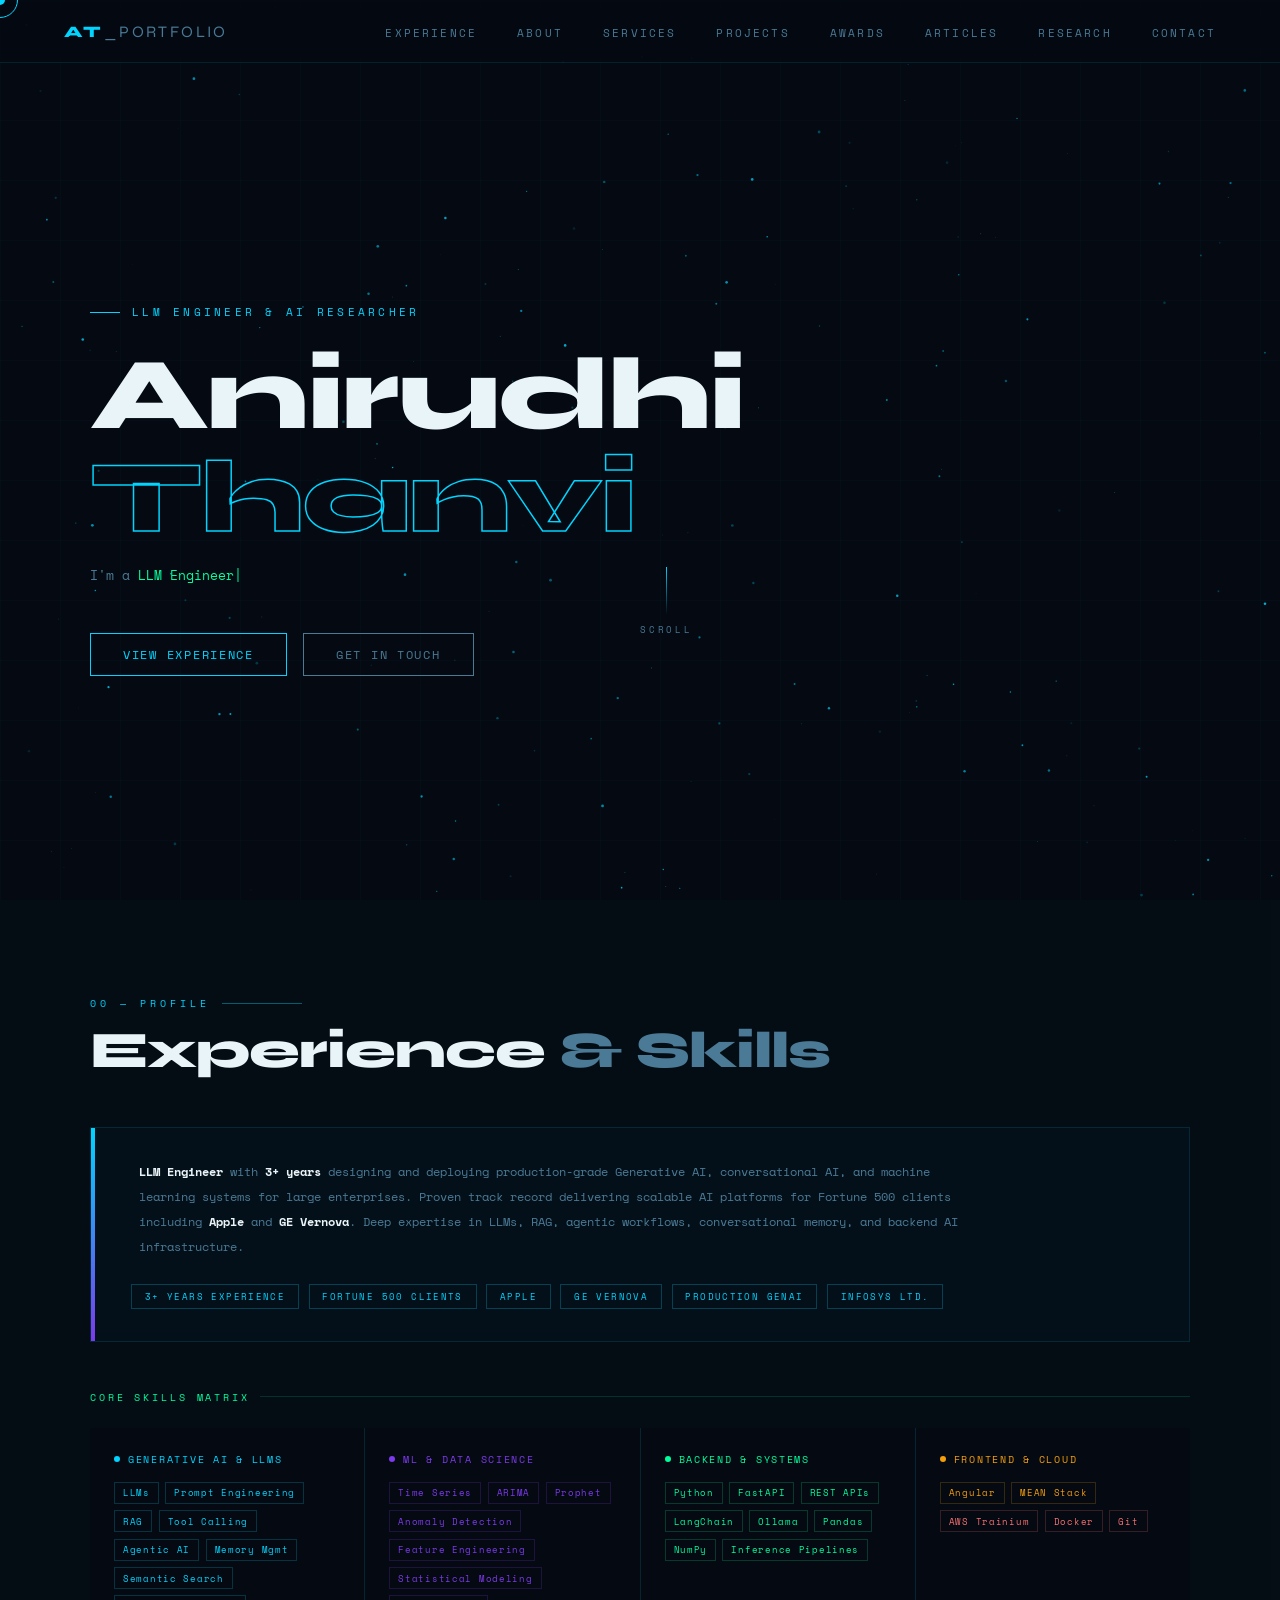
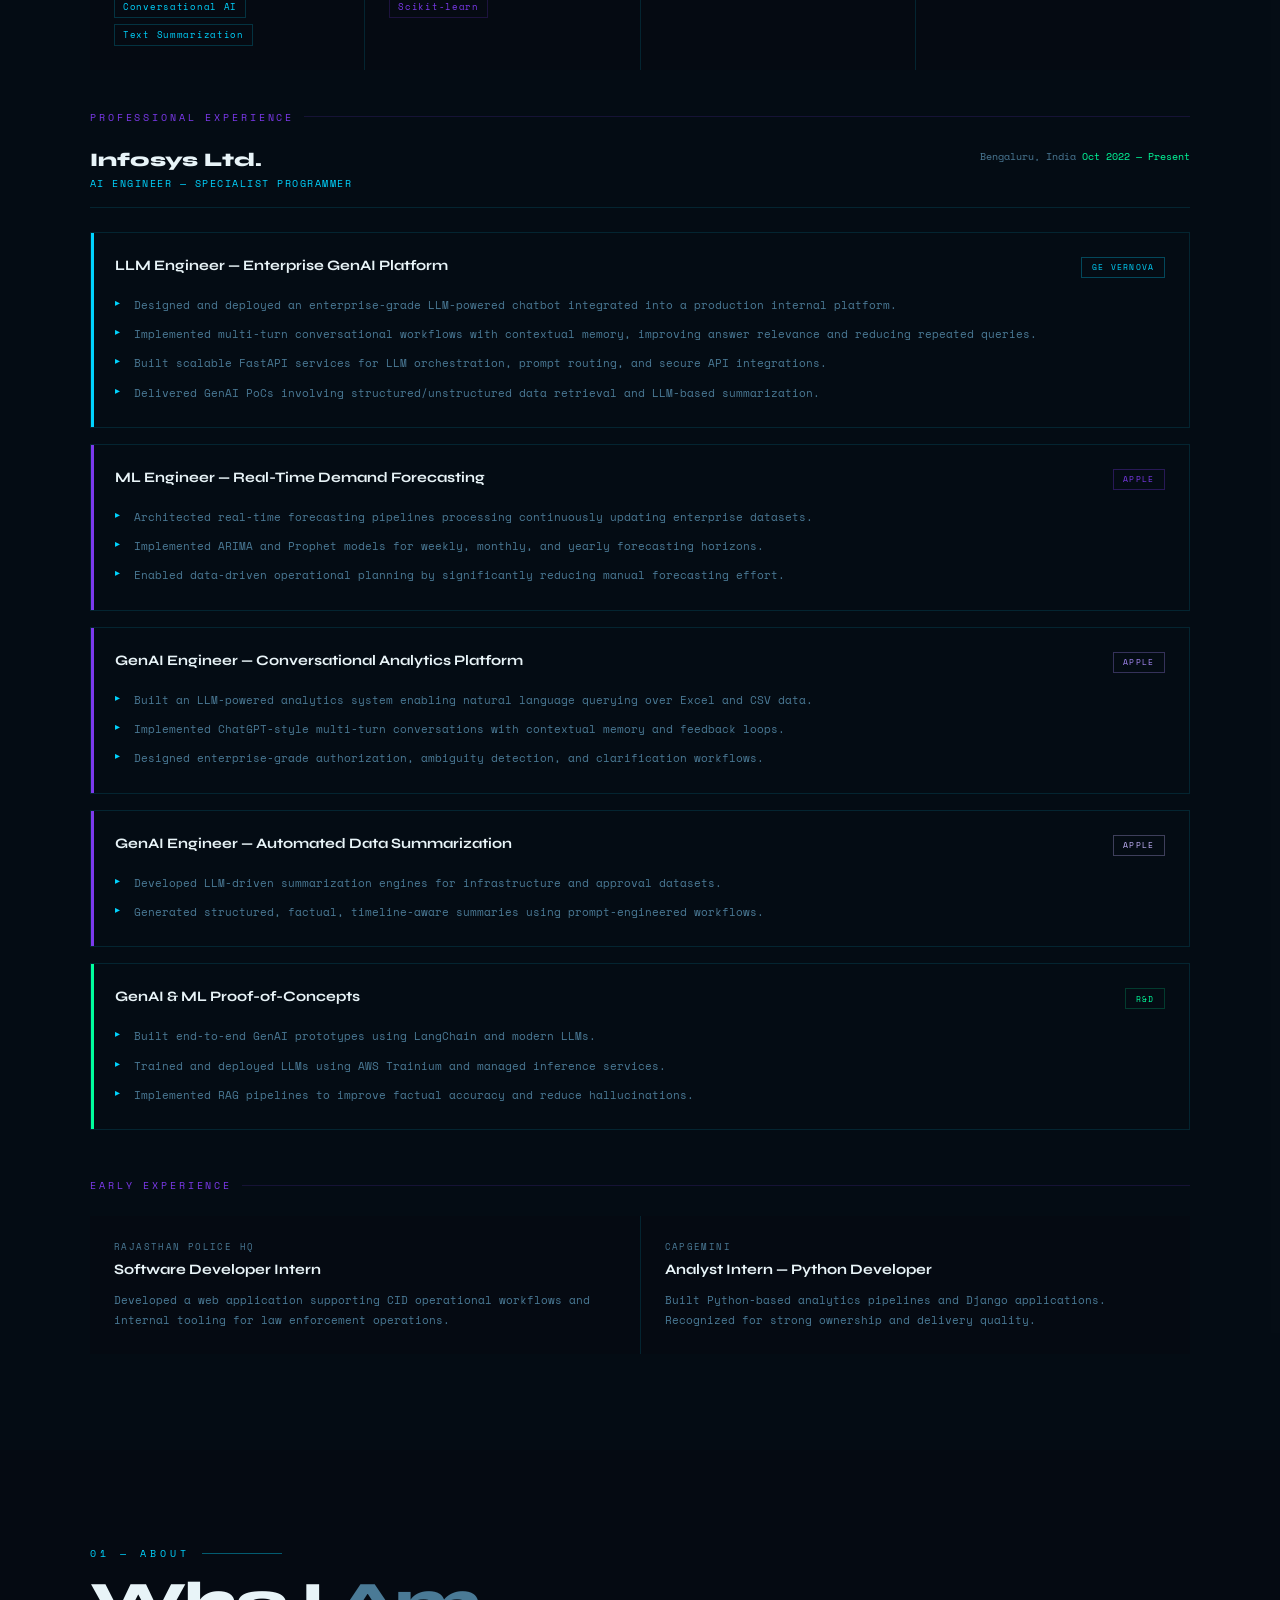
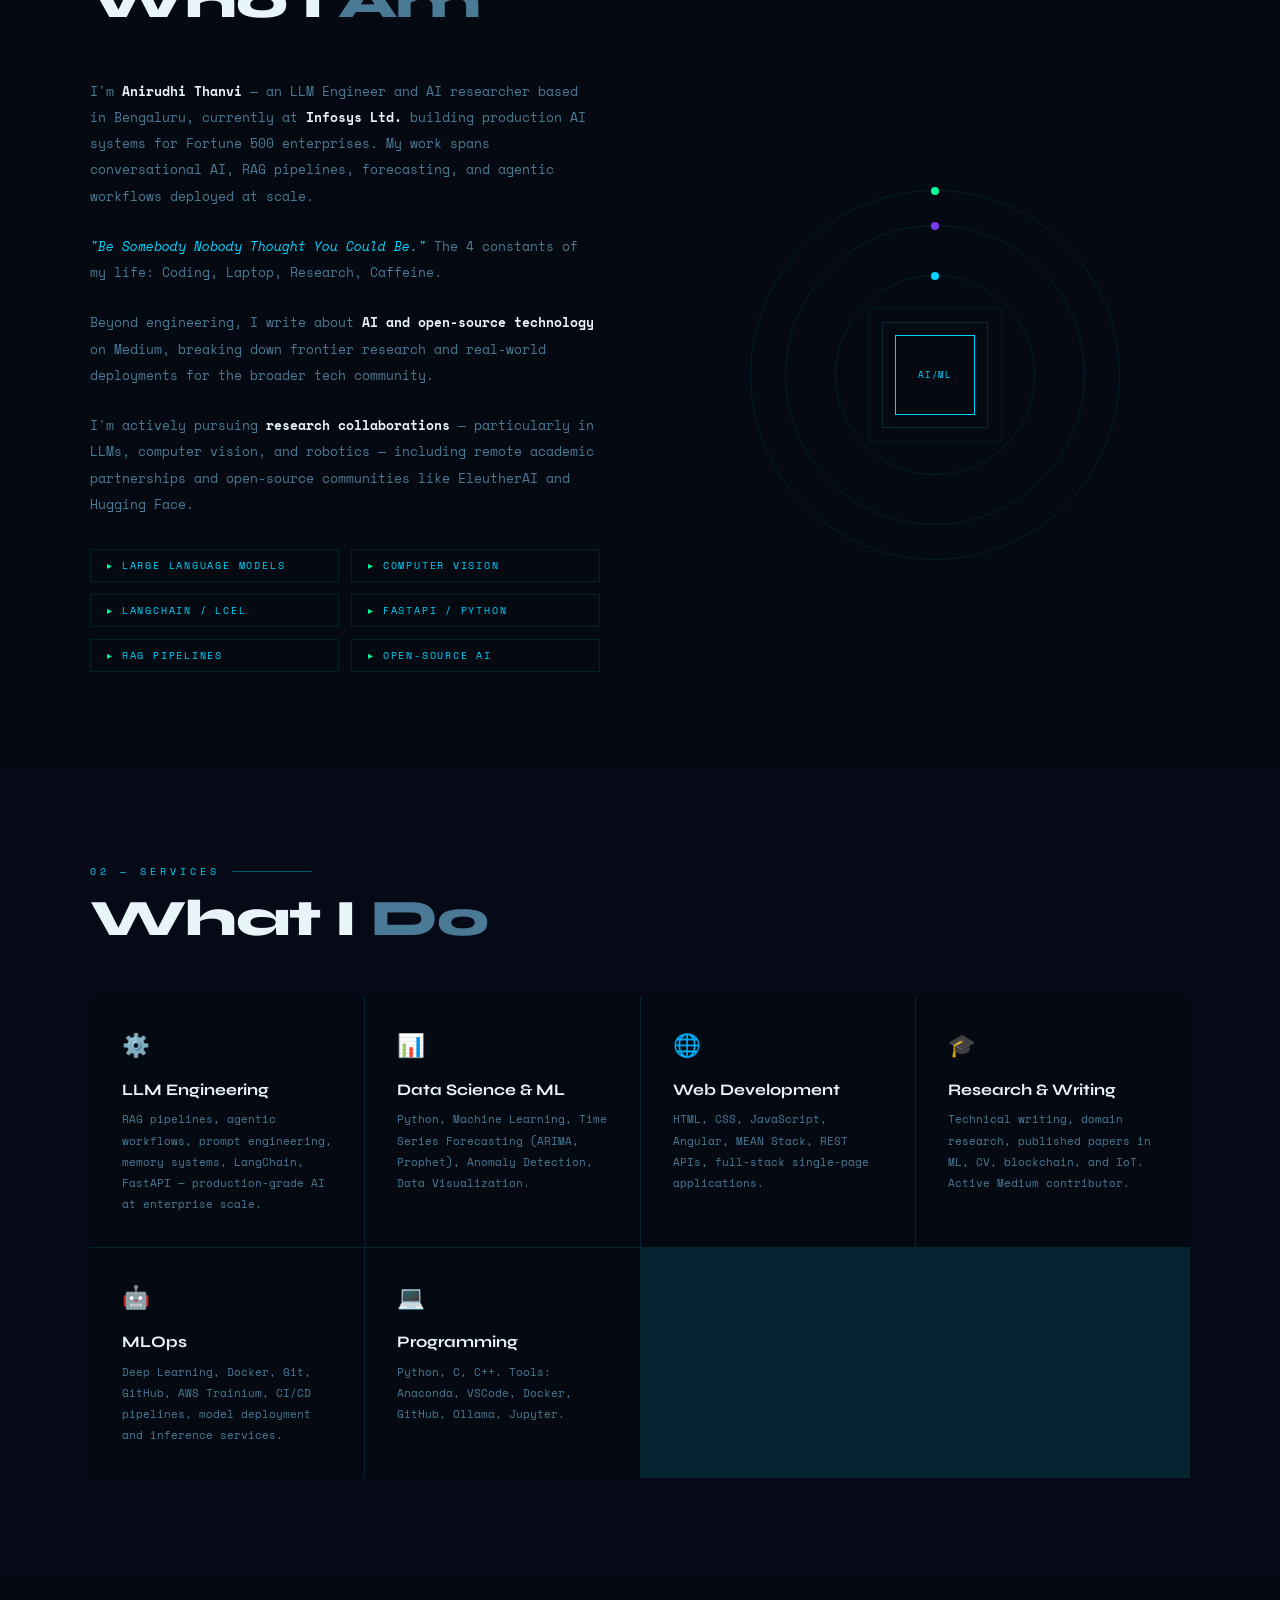
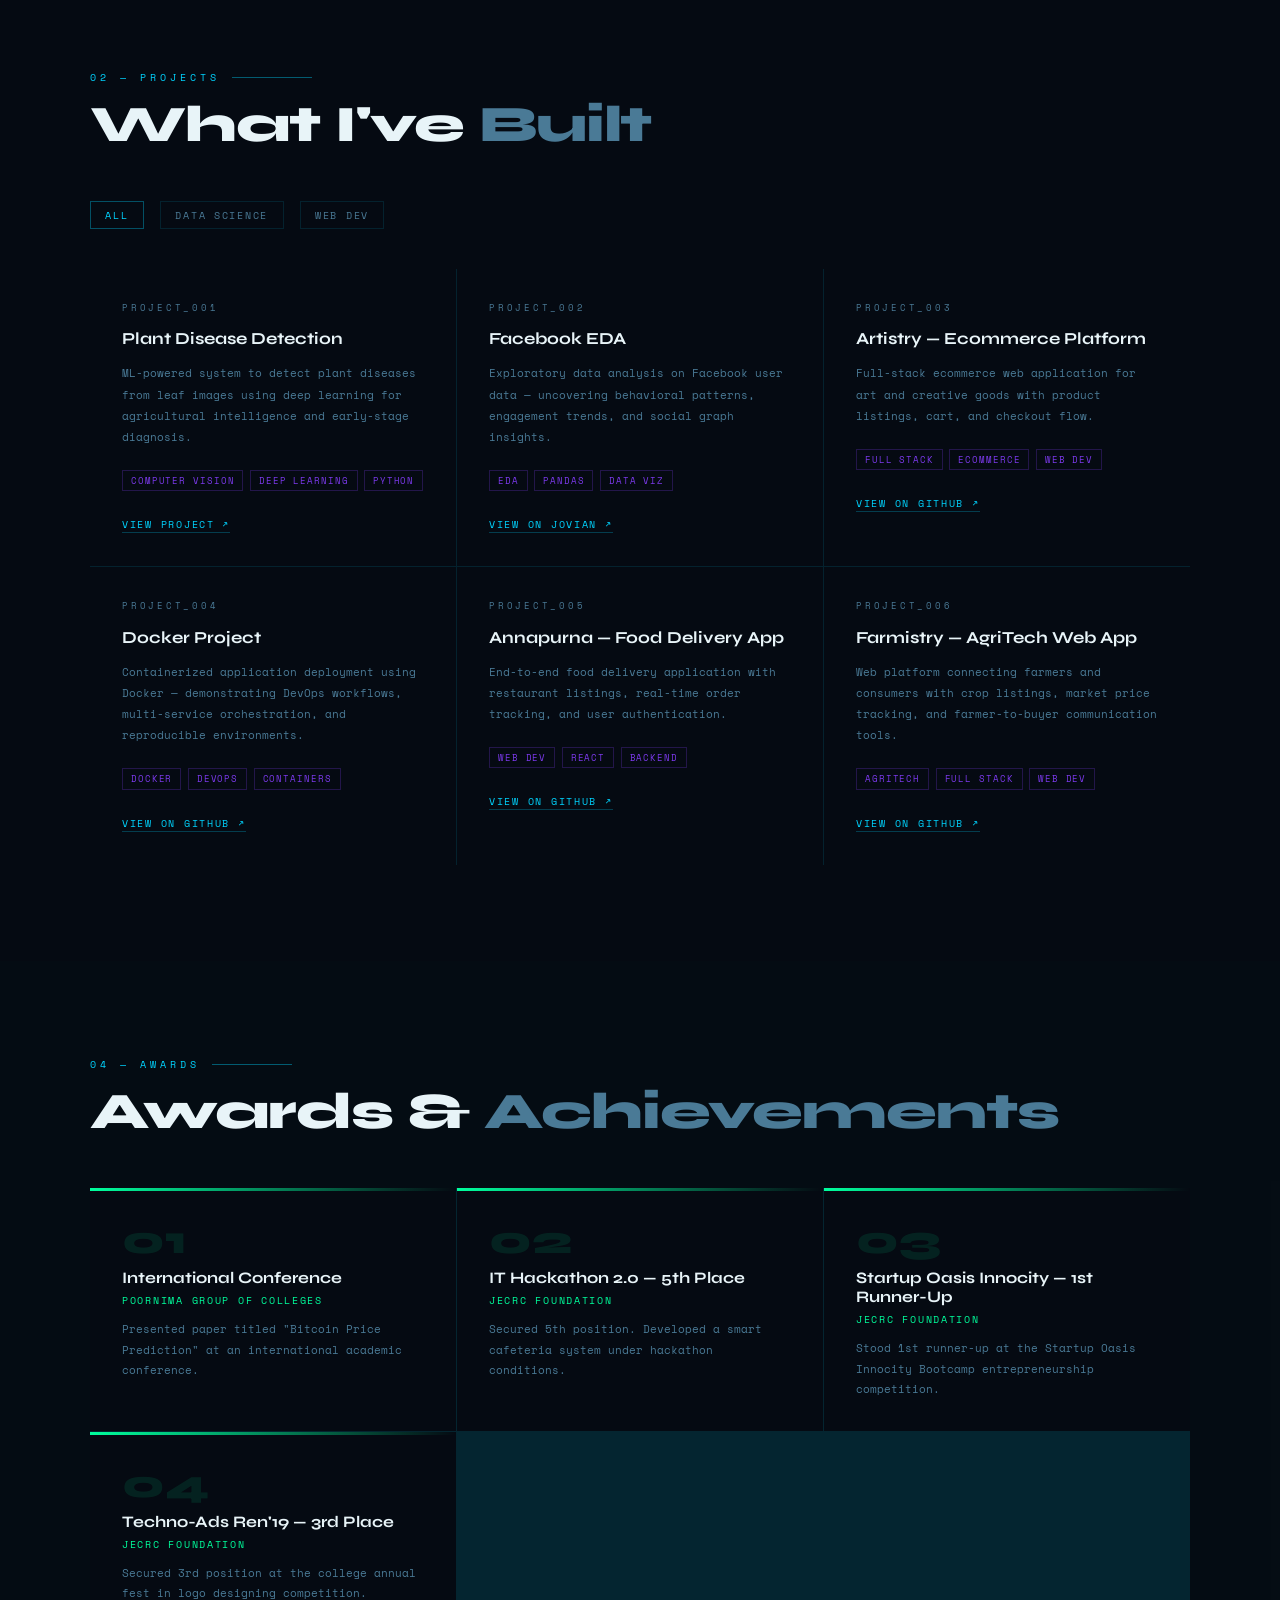
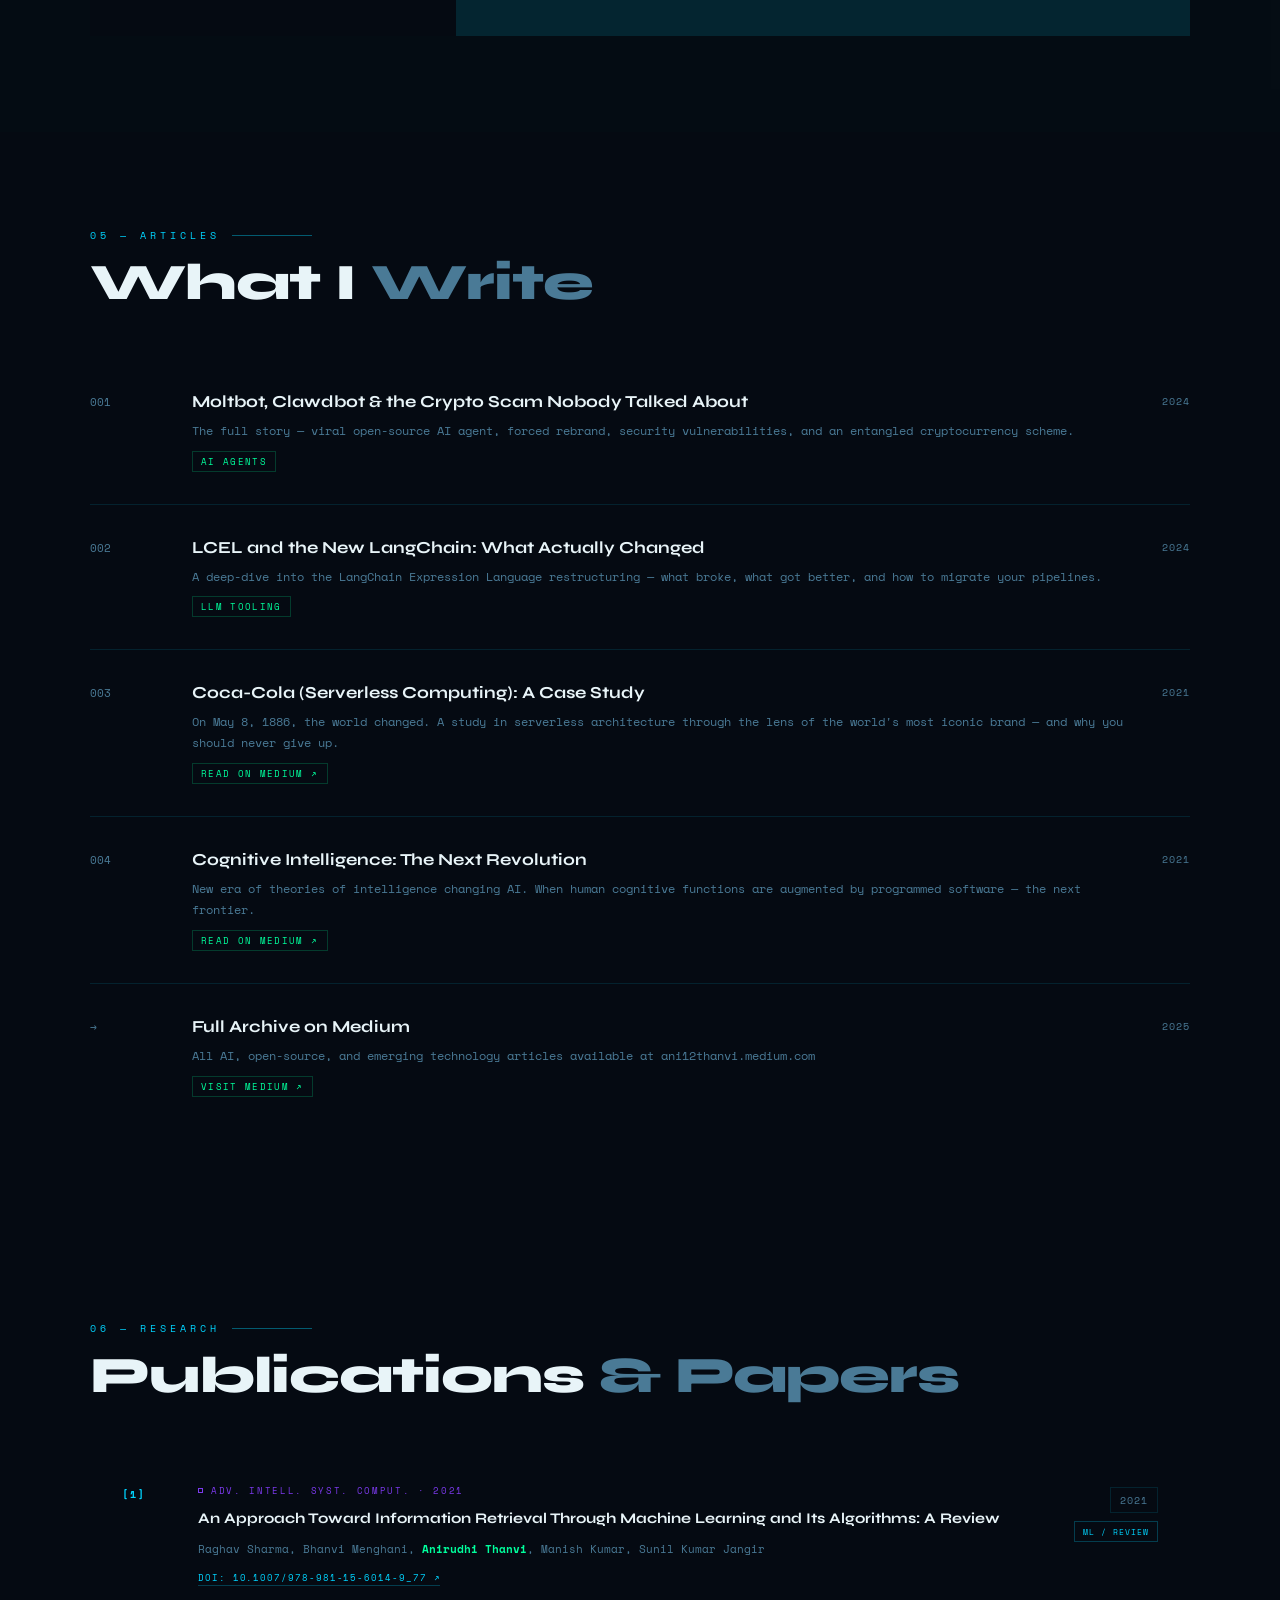
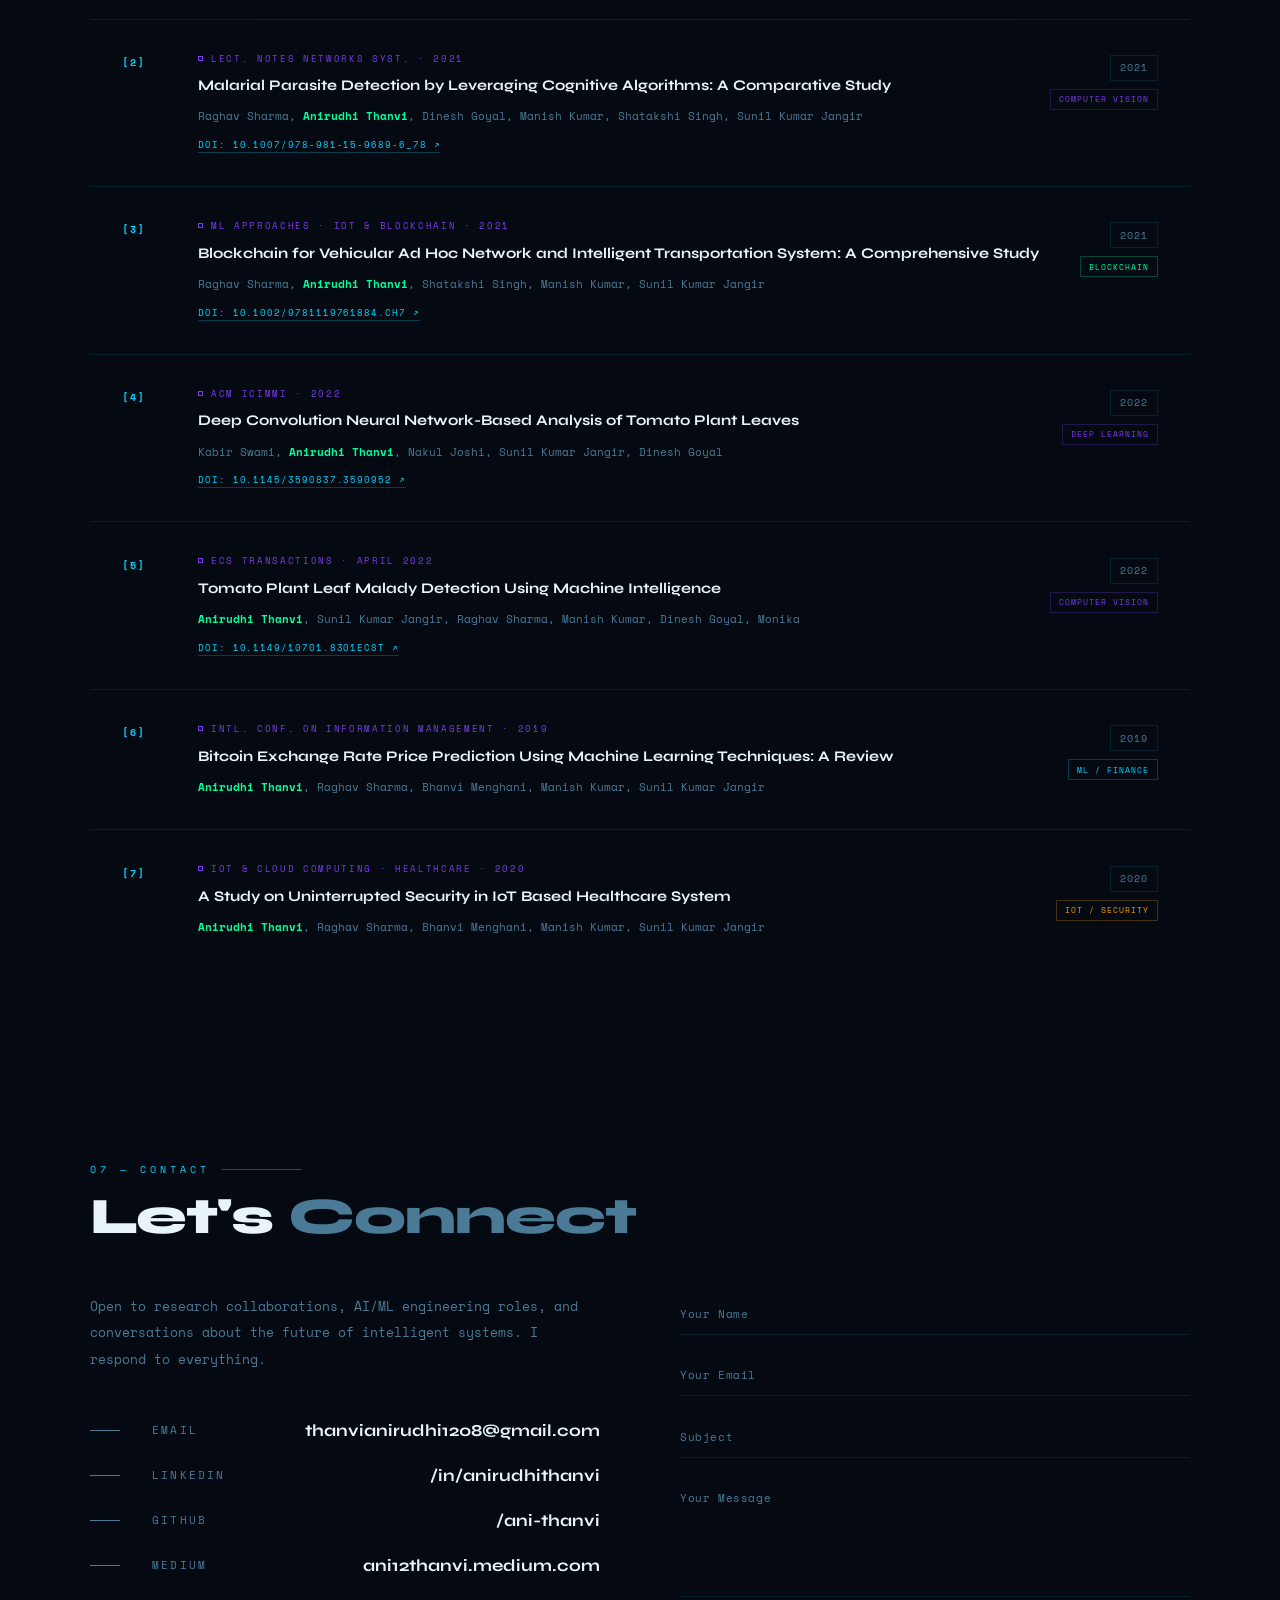
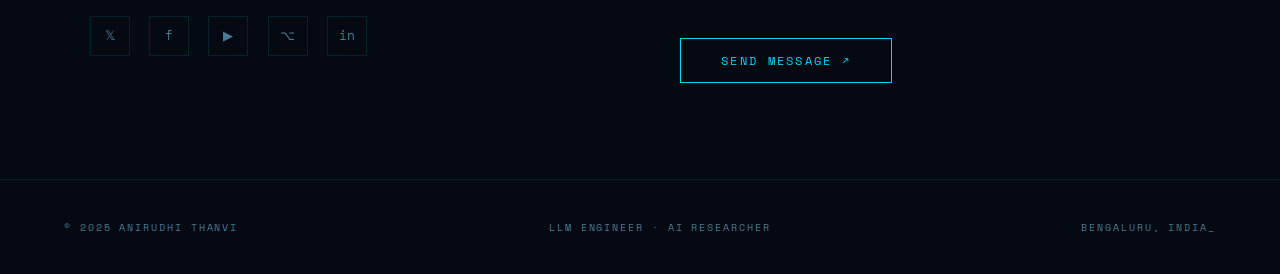
<file: index.html>
<!DOCTYPE html>
<html lang="en">
<head>
<meta charset="UTF-8">
<meta name="viewport" content="width=device-width, initial-scale=1.0">
<title>Anirudhi Thanvi — LLM / AI Engineer</title>
<link href="https://fonts.googleapis.com/css2?family=Space+Mono:ital,wght@0,400;0,700;1,400&family=Syne:wght@400;700;800&display=swap" rel="stylesheet">
<style>
*,*::before,*::after{box-sizing:border-box;margin:0;padding:0}
:root{
  --bg:#050a12;--surface:#0a1628;--surface2:#0f2040;
  --accent:#00d4ff;--accent2:#7c3aed;--accent3:#00ff9d;--accent4:#f59e0b;
  --text:#e8f4f8;--muted:#4a7a96;--border:rgba(0,212,255,0.12);
  --font-head:'Syne',sans-serif;--font-mono:'Space Mono',monospace;
}
html{scroll-behavior:smooth}
body{background:var(--bg);color:var(--text);font-family:var(--font-mono);overflow-x:hidden;cursor:none}

/* CURSOR */
#cursor{position:fixed;width:10px;height:10px;background:var(--accent);border-radius:50%;pointer-events:none;z-index:9999;transform:translate(-50%,-50%);mix-blend-mode:screen;transition:width .2s,height .2s}
#cursor-ring{position:fixed;width:36px;height:36px;border:1px solid var(--accent);border-radius:50%;pointer-events:none;z-index:9998;transform:translate(-50%,-50%);transition:transform .15s,width .2s,height .2s;mix-blend-mode:screen}
#cursor.hover{width:16px;height:16px}
#cursor-ring.hover{width:60px;height:60px}

/* BG FX */
#stars{position:fixed;top:0;left:0;width:100%;height:100%;z-index:0;pointer-events:none}
.grid-overlay{position:fixed;top:0;left:0;width:100%;height:100%;background-image:linear-gradient(rgba(0,212,255,0.025) 1px,transparent 1px),linear-gradient(90deg,rgba(0,212,255,0.025) 1px,transparent 1px);background-size:60px 60px;z-index:0;pointer-events:none}
.scanline{position:fixed;top:0;left:0;width:100%;height:2px;background:linear-gradient(transparent,rgba(0,212,255,0.04),transparent);animation:scanline 5s linear infinite;z-index:0;pointer-events:none}

/* NAV */
nav{position:fixed;top:0;left:0;right:0;z-index:100;padding:1.2rem 4rem;display:flex;justify-content:space-between;align-items:center;backdrop-filter:blur(20px);background:rgba(5,10,18,0.75);border-bottom:1px solid var(--border)}
.logo{font-family:var(--font-head);font-size:1rem;font-weight:800;color:var(--accent);letter-spacing:.15em;text-transform:uppercase;text-decoration:none}
.nav-links{display:flex;gap:2.5rem;list-style:none}
.nav-links a{color:var(--muted);text-decoration:none;font-size:.68rem;letter-spacing:.2em;text-transform:uppercase;transition:color .3s;position:relative;cursor:none}
.nav-links a::after{content:'';position:absolute;bottom:-4px;left:0;width:0;height:1px;background:var(--accent);transition:width .3s}
.nav-links a:hover{color:var(--accent)}
.nav-links a:hover::after{width:100%}

/* SECTIONS */
section{position:relative;z-index:1;padding:6rem 4rem}
.container{max-width:1100px;margin:0 auto;width:100%}

/* SECTION HEADERS */
.section-num{font-size:.62rem;letter-spacing:.4em;color:var(--accent);text-transform:uppercase;margin-bottom:.75rem;display:flex;align-items:center;gap:12px}
.section-num::after{content:'';flex:0 0 80px;height:1px;background:var(--accent);opacity:.4}
.section-title{font-family:var(--font-head);font-size:clamp(2rem,4vw,3.5rem);font-weight:800;letter-spacing:-.02em;line-height:1.1;margin-bottom:3rem}
.section-title .dim{color:var(--muted)}

/* ── HERO ── */
#hero{min-height:100vh;display:flex;flex-direction:column;justify-content:center;align-items:flex-start;padding-top:9rem;padding-bottom:4rem}
.hero-tag{font-size:.68rem;letter-spacing:.3em;color:var(--accent);text-transform:uppercase;margin-bottom:1.5rem;opacity:0;animation:fadeUp .8s .3s forwards;display:flex;align-items:center;gap:12px}
.hero-tag::before{content:'';width:30px;height:1px;background:var(--accent)}
.hero-name{font-family:var(--font-head);font-size:clamp(3rem,8vw,6.5rem);font-weight:800;line-height:1;letter-spacing:-.02em;color:var(--text);opacity:0;animation:fadeUp .8s .5s forwards}
.hero-name .outline{color:transparent;-webkit-text-stroke:1.5px var(--accent)}
.hero-sub{font-size:clamp(.78rem,1.4vw,.95rem);color:var(--muted);margin-top:1.5rem;max-width:560px;line-height:1.9;opacity:0;animation:fadeUp .8s .7s forwards}
.hero-sub strong{color:var(--text)}
.hero-cta{display:flex;gap:1rem;margin-top:3rem;flex-wrap:wrap;opacity:0;animation:fadeUp .8s .9s forwards}
.btn-p{padding:.75rem 2rem;background:transparent;border:1px solid var(--accent);color:var(--accent);font-family:var(--font-mono);font-size:.72rem;letter-spacing:.15em;text-transform:uppercase;text-decoration:none;cursor:none;transition:all .3s;position:relative;overflow:hidden}
.btn-p::before{content:'';position:absolute;top:0;left:-100%;width:100%;height:100%;background:var(--accent);opacity:.08;transition:left .3s}
.btn-p:hover::before{left:0}
.btn-p:hover{color:var(--text)}
.btn-s{padding:.75rem 2rem;border:1px solid var(--muted);color:var(--muted);font-family:var(--font-mono);font-size:.72rem;letter-spacing:.15em;text-transform:uppercase;text-decoration:none;cursor:none;transition:all .3s}
.btn-s:hover{border-color:var(--accent);color:var(--accent)}
.scroll-ind{position:absolute;bottom:2.5rem;left:50%;transform:translateX(-50%);display:flex;flex-direction:column;align-items:center;gap:8px;opacity:0;animation:fadeUp 1s 1.5s forwards}
.scroll-ind span{font-size:.58rem;letter-spacing:.3em;color:var(--muted);text-transform:uppercase}
.scroll-line{width:1px;height:48px;background:linear-gradient(var(--accent),transparent);animation:scrollPulse 2s infinite}

/* ── EXPERIENCE ── */
#experience{background:rgba(0,212,255,.01)}
.summary-banner{border:1px solid var(--border);padding:2rem 2.5rem;margin-bottom:3rem;position:relative;overflow:hidden;background:rgba(0,212,255,.02)}
.summary-banner::after{content:'';position:absolute;top:0;left:0;width:4px;height:100%;background:linear-gradient(to bottom,var(--accent),var(--accent2))}
.summary-text{font-size:.78rem;color:var(--muted);line-height:2;max-width:860px;padding-left:.5rem}
.summary-text strong{color:var(--text)}
.summary-pills{display:flex;flex-wrap:wrap;gap:.6rem;margin-top:1.5rem}
.spill{font-size:.58rem;letter-spacing:.15em;text-transform:uppercase;padding:.3rem .8rem;border:1px solid rgba(0,212,255,.25);color:var(--accent)}
.skills-label,.timeline-label{font-size:.6rem;letter-spacing:.3em;text-transform:uppercase;margin-bottom:1.5rem;display:flex;align-items:center;gap:10px;margin-top:2.5rem}
.skills-label{color:var(--accent3)}
.skills-label::after{content:'';flex:1;height:1px;background:rgba(0,255,157,.15)}
.timeline-label{color:var(--accent2)}
.timeline-label::after{content:'';flex:1;height:1px;background:rgba(124,58,237,.15)}
.skill-domains{display:grid;grid-template-columns:repeat(auto-fit,minmax(240px,1fr));gap:1px;background:var(--border)}
.skill-domain{background:var(--bg);padding:1.5rem}
.domain-title{font-size:.6rem;letter-spacing:.18em;text-transform:uppercase;margin-bottom:1rem;display:flex;align-items:center;gap:8px}
.dot{width:6px;height:6px;border-radius:50%;flex-shrink:0}
.dot-ai{background:var(--accent)}.dot-ml{background:var(--accent2)}.dot-be{background:var(--accent3)}.dot-fe{background:var(--accent4)}
.skill-tags{display:flex;flex-wrap:wrap;gap:.4rem}
.stag{font-size:.56rem;letter-spacing:.08em;padding:.22rem .5rem;border:1px solid}
.stag-ai{color:var(--accent);border-color:rgba(0,212,255,.2)}
.stag-ml{color:var(--accent2);border-color:rgba(124,58,237,.2)}
.stag-be{color:var(--accent3);border-color:rgba(0,255,157,.2)}
.stag-fe{color:var(--accent4);border-color:rgba(245,158,11,.2)}
.stag-cloud{color:#f87171;border-color:rgba(248,113,113,.2)}
.company-block{margin-bottom:3rem}
.company-header{display:flex;justify-content:space-between;align-items:flex-start;margin-bottom:1.5rem;padding-bottom:1rem;border-bottom:1px solid var(--border)}
.company-name{font-family:var(--font-head);font-size:1.2rem;font-weight:800}
.company-role{font-size:.62rem;letter-spacing:.15em;color:var(--accent);text-transform:uppercase;margin-top:.3rem}
.company-meta{text-align:right;font-size:.62rem;color:var(--muted);line-height:1.9}
.company-meta .tenure{color:var(--accent3)}
.role-card{padding:1.5rem;border:1px solid var(--border);margin-bottom:1rem;position:relative;overflow:hidden;transition:background .3s,border-color .3s}
.role-card::before{content:'';position:absolute;top:0;left:0;width:3px;height:100%}
.role-card.c-ge::before{background:var(--accent)}
.role-card.c-apple::before{background:var(--accent2)}
.role-card.c-misc::before{background:var(--accent3)}
.role-card:hover{background:rgba(0,212,255,.02);border-color:rgba(0,212,255,.2)}
.role-header{display:flex;justify-content:space-between;align-items:flex-start;margin-bottom:1rem;gap:1rem}
.role-title{font-family:var(--font-head);font-size:.9rem;font-weight:700}
.cbadge{font-size:.52rem;letter-spacing:.15em;text-transform:uppercase;padding:.22rem .6rem;border:1px solid;white-space:nowrap}
.cb-ge{color:var(--accent);border-color:rgba(0,212,255,.3)}
.cb-ap1{color:var(--accent2);border-color:rgba(124,58,237,.3)}
.cb-ap2{color:#a78bfa;border-color:rgba(167,139,250,.3)}
.cb-ap3{color:#c4b5fd;border-color:rgba(196,181,253,.3)}
.cb-misc{color:var(--accent3);border-color:rgba(0,255,157,.2)}
.role-bullets{list-style:none;display:flex;flex-direction:column;gap:.5rem}
.role-bullets li{font-size:.7rem;color:var(--muted);line-height:1.9;padding-left:1.2rem;position:relative}
.role-bullets li::before{content:'▸';position:absolute;left:0;color:var(--accent);font-size:.62rem}
.early-grid{display:grid;grid-template-columns:repeat(auto-fit,minmax(240px,1fr));gap:1px;background:var(--border)}
.early-card{background:var(--bg);padding:1.5rem;transition:background .3s}
.early-card:hover{background:rgba(255,255,255,.02)}
.early-org{font-size:.58rem;letter-spacing:.15em;color:var(--muted);text-transform:uppercase;margin-bottom:.5rem}
.early-role{font-family:var(--font-head);font-size:.9rem;font-weight:700;margin-bottom:.75rem}
.early-desc{font-size:.7rem;color:var(--muted);line-height:1.8}

/* ── ABOUT ── */
.about-grid{display:grid;grid-template-columns:1fr 1fr;gap:5rem;align-items:center}
.about-text p{color:var(--muted);line-height:2;font-size:.82rem;margin-bottom:1.5rem}
.about-text p strong{color:var(--text)}
.about-skills{display:grid;grid-template-columns:1fr 1fr;gap:.75rem;margin-top:2rem}
.ask{padding:.5rem 1rem;border:1px solid var(--border);color:var(--accent);font-size:.62rem;letter-spacing:.18em;text-transform:uppercase;transition:all .3s}
.ask::before{content:'▸';margin-right:8px;color:var(--accent3)}
.ask:hover{background:rgba(0,212,255,.04);border-color:rgba(0,212,255,.3)}
.orbit-wrap{position:relative;height:380px;display:flex;align-items:center;justify-content:center}
.orbit{position:absolute;border:1px solid rgba(0,212,255,.1);border-radius:50%}
.orbit-1{width:200px;height:200px;animation:spin 6s linear infinite}
.orbit-2{width:300px;height:300px;animation:spin 10s linear reverse infinite}
.orbit-3{width:370px;height:370px;animation:spin 15s linear infinite}
.odot{position:absolute;width:8px;height:8px;border-radius:50%;top:-4px;left:50%;transform:translateX(-50%)}
.odot-1{background:var(--accent)}
.odot-2{background:var(--accent2)}
.odot-3{background:var(--accent3)}
.core-node{width:80px;height:80px;border:1px solid var(--accent);display:flex;align-items:center;justify-content:center;font-size:.58rem;letter-spacing:.1em;color:var(--accent);position:relative;z-index:2}
.core-node::before{content:'';position:absolute;inset:-14px;border:1px solid rgba(0,212,255,.15)}
.core-node::after{content:'';position:absolute;inset:-28px;border:1px solid rgba(0,212,255,.08);animation:spin 8s linear infinite}

/* ── PROJECTS ── */
.filter-bar{display:flex;gap:1rem;margin-bottom:2.5rem;flex-wrap:wrap}
.fbtn{font-size:.6rem;letter-spacing:.18em;text-transform:uppercase;color:var(--muted);background:none;border:1px solid var(--border);padding:.38rem .9rem;cursor:pointer;font-family:var(--font-mono);transition:all .3s}
.fbtn.active,.fbtn:hover{color:var(--accent);border-color:rgba(0,212,255,.35)}
.projects-grid{display:grid;grid-template-columns:repeat(auto-fit,minmax(310px,1fr));gap:1px;background:var(--border)}
.project-card{background:var(--bg);padding:2rem;position:relative;overflow:hidden;transition:background .3s,padding-left .3s}
.project-card::before{content:'';position:absolute;top:0;left:0;width:3px;height:0;background:var(--accent);transition:height .4s}
.project-card:hover::before{height:100%}
.project-card:hover{background:rgba(0,212,255,.025);padding-left:2.4rem}
.project-card.hidden{display:none}
.pnum{font-size:.58rem;color:var(--muted);letter-spacing:.3em;margin-bottom:.9rem}
.ptitle{font-family:var(--font-head);font-size:1.05rem;font-weight:700;margin-bottom:.75rem;line-height:1.3}
.pdesc{font-size:.7rem;color:var(--muted);line-height:1.9;margin-bottom:1.4rem}
.ptags{display:flex;flex-wrap:wrap;gap:.4rem;margin-bottom:1.2rem}
.ptag{font-size:.56rem;letter-spacing:.1em;color:var(--accent2);border:1px solid rgba(124,58,237,.25);padding:.2rem .5rem;text-transform:uppercase}
.plink{font-size:.6rem;letter-spacing:.18em;color:var(--accent);text-decoration:none;text-transform:uppercase;border-bottom:1px solid rgba(0,212,255,.25);padding-bottom:1px;transition:border-color .3s}
.plink:hover{border-color:var(--accent)}

/* ── ARTICLES ── */
.articles-list{width:100%}
.article-item{display:grid;grid-template-columns:70px 1fr auto;gap:2rem;align-items:start;padding:2rem 0;border-bottom:1px solid var(--border);transition:padding-left .3s;cursor:none}
.article-item:hover{padding-left:1.2rem}
.article-item:hover .atitle{color:var(--accent)}
.anum{font-size:.68rem;color:var(--muted);padding-top:.2rem}
.atitle{font-family:var(--font-head);font-size:1.05rem;font-weight:700;margin-bottom:.5rem;transition:color .3s}
.adesc{font-size:.72rem;color:var(--muted);line-height:1.85}
.atag{display:inline-block;font-size:.56rem;letter-spacing:.15em;color:var(--accent3);border:1px solid rgba(0,255,157,.2);padding:.18rem .5rem;text-transform:uppercase;margin-top:.6rem}
.adate{font-size:.62rem;color:var(--muted);letter-spacing:.1em;white-space:nowrap;padding-top:.2rem}

/* ── PUBLICATIONS ── */
.pub-grid{display:grid;gap:1px;background:var(--border)}
.pub-card{background:var(--bg);padding:2rem;display:grid;grid-template-columns:52px 1fr auto;gap:1.5rem;align-items:start;transition:background .3s,padding-left .3s}
.pub-card:hover{background:rgba(0,212,255,.02);padding-left:2.5rem}
.pub-idx{font-size:.62rem;letter-spacing:.2em;color:var(--accent);padding-top:.2rem;font-weight:700}
.pub-venue{font-size:.58rem;letter-spacing:.18em;color:var(--accent2);text-transform:uppercase;margin-bottom:.6rem;display:flex;align-items:center;gap:8px}
.pub-venue::before{content:'';display:inline-block;width:5px;height:5px;border:1px solid var(--accent2)}
.pub-title{font-family:var(--font-head);font-size:.92rem;font-weight:700;margin-bottom:.7rem;line-height:1.5}
.pub-authors{font-size:.68rem;color:var(--muted);line-height:1.8}
.pub-authors strong{color:var(--accent3)}
.pub-doi{display:inline-block;margin-top:.7rem;font-size:.58rem;letter-spacing:.1em;color:var(--accent);text-decoration:none;border-bottom:1px solid rgba(0,212,255,.25);padding-bottom:1px;transition:border-color .3s}
.pub-doi:hover{border-color:var(--accent)}
.pub-meta{display:flex;flex-direction:column;align-items:flex-end;gap:8px;padding-top:.2rem}
.pub-year{font-size:.62rem;color:var(--muted);border:1px solid var(--border);padding:.28rem .55rem;white-space:nowrap;letter-spacing:.1em}
.pub-topic{font-size:.52rem;letter-spacing:.12em;text-transform:uppercase;padding:.22rem .5rem;border:1px solid;white-space:nowrap}
.tp-ml{color:var(--accent);border-color:rgba(0,212,255,.25)}
.tp-cv{color:var(--accent2);border-color:rgba(124,58,237,.25)}
.tp-bc{color:var(--accent3);border-color:rgba(0,255,157,.25)}
.tp-iot{color:var(--accent4);border-color:rgba(245,158,11,.25)}

/* ── CONTACT ── */
#contact{min-height:60vh;display:flex;align-items:center}
.contact-intro{font-size:.82rem;color:var(--muted);line-height:2;margin-bottom:3rem;max-width:500px}
.contact-links{display:flex;flex-direction:column;gap:1.5rem}
.clink{display:flex;align-items:center;gap:2rem;text-decoration:none;cursor:none;transition:all .3s}
.clink:hover .cline{width:60px;background:var(--accent)}
.clink:hover .clabel{color:var(--accent)}
.cline{width:30px;height:1px;background:var(--muted);transition:all .3s}
.clabel{font-size:.68rem;letter-spacing:.2em;color:var(--muted);text-transform:uppercase;transition:color .3s;min-width:70px}
.cval{font-family:var(--font-head);font-size:1.05rem;font-weight:700;margin-left:auto;color:var(--text)}

/* FOOTER */
footer{padding:2.5rem 4rem;border-top:1px solid var(--border);display:flex;justify-content:space-between;align-items:center;position:relative;z-index:1;flex-wrap:wrap;gap:1rem}
.ftext{font-size:.6rem;color:var(--muted);letter-spacing:.2em;text-transform:uppercase}

/* REVEAL */
.reveal{opacity:0;transform:translateY(28px);transition:opacity .7s,transform .7s}
.reveal.visible{opacity:1;transform:translateY(0)}

/* ANIMATIONS */
@keyframes fadeUp{from{opacity:0;transform:translateY(20px)}to{opacity:1;transform:translateY(0)}}
@keyframes spin{from{transform:rotate(0deg)}to{transform:rotate(360deg)}}
@keyframes scrollPulse{0%,100%{opacity:0;transform:scaleY(0);transform-origin:top}50%{opacity:1;transform:scaleY(1)}}
@keyframes scanline{0%{transform:translateY(-100%)}100%{transform:translateY(100vh)}}
@keyframes blink{0%,100%{opacity:1}50%{opacity:0}}
.blink{animation:blink 1s step-end infinite}

/* ── TYPED ── */
.typed-wrap{font-size:.82rem;color:var(--muted);margin-top:1rem;opacity:0;animation:fadeUp .8s .75s forwards;min-height:1.4em}
.typed-wrap span{color:var(--accent3)}
.typed-cursor{color:var(--accent);animation:blink 1s step-end infinite}

/* ── SERVICES ── */
#services{background:rgba(124,58,237,.02)}
.services-grid{display:grid;grid-template-columns:repeat(auto-fit,minmax(260px,1fr));gap:1px;background:var(--border)}
.svc-card{background:var(--bg);padding:2rem;transition:background .3s,padding-top .3s;position:relative;overflow:hidden}
.svc-card::after{content:'';position:absolute;bottom:0;left:0;width:0;height:2px;background:var(--accent2);transition:width .4s}
.svc-card:hover::after{width:100%}
.svc-card:hover{background:rgba(124,58,237,.03)}
.svc-icon{font-size:1.4rem;margin-bottom:1.2rem;color:var(--accent2)}
.svc-title{font-family:var(--font-head);font-size:1rem;font-weight:700;margin-bottom:.6rem}
.svc-desc{font-size:.7rem;color:var(--muted);line-height:1.9}

/* ── SOFT SKILLS ── */
.soft-skills{margin-top:2.5rem}
.soft-skill-item{margin-bottom:1.4rem}
.soft-skill-header{display:flex;justify-content:space-between;margin-bottom:.5rem}
.soft-skill-name{font-size:.68rem;letter-spacing:.1em;color:var(--text)}
.soft-skill-pct{font-size:.62rem;color:var(--accent);letter-spacing:.1em}
.skill-bar-bg{height:2px;background:rgba(0,212,255,.1);position:relative;overflow:hidden}
.skill-bar-fill{height:100%;background:linear-gradient(to right,var(--accent),var(--accent2));width:0;transition:width 1.2s cubic-bezier(.4,0,.2,1)}
.skill-bar-fill.animated{width:var(--w)}

/* ── ACHIEVEMENTS ── */
#achievements{background:rgba(0,255,157,.01)}
.ach-grid{display:grid;grid-template-columns:repeat(auto-fit,minmax(280px,1fr));gap:1px;background:var(--border)}
.ach-card{background:var(--bg);padding:2rem;position:relative;overflow:hidden;transition:background .3s}
.ach-card::before{content:'';position:absolute;top:0;left:0;width:100%;height:3px;background:linear-gradient(to right,var(--accent3),transparent)}
.ach-card:hover{background:rgba(0,255,157,.025)}
.ach-num{font-size:2.5rem;font-family:var(--font-head);font-weight:800;color:rgba(0,255,157,.1);line-height:1;margin-bottom:.5rem}
.ach-title{font-family:var(--font-head);font-size:1rem;font-weight:700;margin-bottom:.4rem}
.ach-org{font-size:.6rem;letter-spacing:.18em;color:var(--accent3);text-transform:uppercase;margin-bottom:.75rem}
.ach-desc{font-size:.7rem;color:var(--muted);line-height:1.8}

/* ── CONTACT FORM ── */
.contact-grid{display:grid;grid-template-columns:1fr 1fr;gap:5rem;align-items:start}
.form-group{margin-bottom:1.2rem}
.form-input{width:100%;background:transparent;border:none;border-bottom:1px solid var(--border);color:var(--text);font-family:var(--font-mono);font-size:.75rem;padding:.75rem 0;letter-spacing:.05em;outline:none;transition:border-color .3s}
.form-input:focus{border-color:var(--accent)}
.form-input::placeholder{color:var(--muted);font-size:.7rem}
textarea.form-input{resize:none;height:120px}
.form-btn{margin-top:1rem;padding:.8rem 2.5rem;background:transparent;border:1px solid var(--accent);color:var(--accent);font-family:var(--font-mono);font-size:.72rem;letter-spacing:.2em;text-transform:uppercase;cursor:pointer;transition:all .3s;position:relative;overflow:hidden}
.form-btn::before{content:'';position:absolute;top:0;left:-100%;width:100%;height:100%;background:var(--accent);opacity:.08;transition:left .3s}
.form-btn:hover::before{left:0}
.form-btn:hover{color:var(--text)}
.social-links{display:flex;gap:1.2rem;margin-top:2.5rem;flex-wrap:wrap}
.soc-link{width:40px;height:40px;border:1px solid var(--border);display:flex;align-items:center;justify-content:center;color:var(--muted);text-decoration:none;font-size:.8rem;transition:all .3s;cursor:none}
.soc-link:hover{border-color:var(--accent);color:var(--accent);background:rgba(0,212,255,.05)}
.form-success{font-size:.72rem;color:var(--accent3);margin-top:.75rem;display:none}

/* ── RESPONSIVE ── */
@media(max-width:900px){
  nav{padding:1rem 1.5rem}
  .nav-links{gap:1.5rem}
  section{padding:5rem 1.5rem}
  .about-grid{grid-template-columns:1fr}
  .orbit-wrap{display:none}
  .company-header{flex-direction:column;gap:.5rem}
  .company-meta{text-align:left}
  .role-header{flex-direction:column;gap:.5rem}
  .pub-card{grid-template-columns:36px 1fr}
  .pub-meta{display:none}
  .article-item{grid-template-columns:40px 1fr}
  .adate{display:none}
  footer{padding:2rem 1.5rem}
  .contact-grid{grid-template-columns:1fr}
}
@media(max-width:480px){
  .hero-cta{flex-direction:column}
  .btn-p,.btn-s{text-align:center}
}
</style>
</head>
<body>

<div id="cursor"></div>
<div id="cursor-ring"></div>
<canvas id="stars"></canvas>
<div class="grid-overlay"></div>
<div class="scanline"></div>

<!-- NAV -->
<nav>
  <a href="#hero" class="logo">AT<span style="color:var(--muted);font-weight:400">_portfolio</span></a>
  <ul class="nav-links">
    <li><a href="#experience">Experience</a></li>
    <li><a href="#about">About</a></li>
    <li><a href="#services">Services</a></li>
    <li><a href="#projects">Projects</a></li>
    <li><a href="#achievements">Awards</a></li>
    <li><a href="#articles">Articles</a></li>
    <li><a href="#publications">Research</a></li>
    <li><a href="#contact">Contact</a></li>
  </ul>
</nav>

<!-- ═══ HERO ═══ -->
<section id="hero">
  <div class="container" style="position:relative">
    <div class="hero-tag">LLM Engineer &amp; AI Researcher</div>
    <h1 class="hero-name">
      Anirudhi<br>
      <span class="outline">Thanvi</span>
    </h1>
    <div class="typed-wrap">I'm a <span id="typed-text"></span><span class="typed-cursor">|</span></div>
    <div class="hero-cta">
      <a href="#experience" class="btn-p">View Experience</a>
     <a href="#contact" class="btn-s">Get in Touch</a>
    </div>
    <div class="scroll-ind">
      <div class="scroll-line"></div>
      <span>Scroll</span>
    </div>
  </div>
</section>

<!-- ═══ EXPERIENCE ═══ -->
<section id="experience">
  <div class="container">
    <div class="section-num reveal">00 — Profile</div>
    <h2 class="section-title reveal">Experience <span class="dim">&amp; Skills</span></h2>

    <div class="summary-banner reveal">
      <p class="summary-text">
        <strong>LLM Engineer</strong> with <strong>3+ years</strong> designing and deploying production-grade Generative AI, conversational AI, and machine learning systems for large enterprises. Proven track record delivering scalable AI platforms for Fortune 500 clients including <strong>Apple</strong> and <strong>GE Vernova</strong>. Deep expertise in LLMs, RAG, agentic workflows, conversational memory, and backend AI infrastructure.
      </p>
      <div class="summary-pills">
        <span class="spill">3+ Years Experience</span>
        <span class="spill">Fortune 500 Clients</span>
        <span class="spill">Apple</span>
        <span class="spill">GE Vernova</span>
        <span class="spill">Production GenAI</span>
        <span class="spill">Infosys Ltd.</span>
      </div>
    </div>

    <div class="skills-label reveal">Core Skills Matrix</div>
    <div class="skill-domains reveal">
      <div class="skill-domain">
        <div class="domain-title" style="color:var(--accent)"><span class="dot dot-ai"></span>Generative AI &amp; LLMs</div>
        <div class="skill-tags">
          <span class="stag stag-ai">LLMs</span><span class="stag stag-ai">Prompt Engineering</span><span class="stag stag-ai">RAG</span><span class="stag stag-ai">Tool Calling</span><span class="stag stag-ai">Agentic AI</span><span class="stag stag-ai">Memory Mgmt</span><span class="stag stag-ai">Semantic Search</span><span class="stag stag-ai">Conversational AI</span><span class="stag stag-ai">Text Summarization</span>
        </div>
      </div>
      <div class="skill-domain">
        <div class="domain-title" style="color:var(--accent2)"><span class="dot dot-ml"></span>ML &amp; Data Science</div>
        <div class="skill-tags">
          <span class="stag stag-ml">Time Series</span><span class="stag stag-ml">ARIMA</span><span class="stag stag-ml">Prophet</span><span class="stag stag-ml">Anomaly Detection</span><span class="stag stag-ml">Feature Engineering</span><span class="stag stag-ml">Statistical Modeling</span><span class="stag stag-ml">Scikit-learn</span>
        </div>
      </div>
      <div class="skill-domain">
        <div class="domain-title" style="color:var(--accent3)"><span class="dot dot-be"></span>Backend &amp; Systems</div>
        <div class="skill-tags">
          <span class="stag stag-be">Python</span><span class="stag stag-be">FastAPI</span><span class="stag stag-be">REST APIs</span><span class="stag stag-be">LangChain</span><span class="stag stag-be">Ollama</span><span class="stag stag-be">Pandas</span><span class="stag stag-be">NumPy</span><span class="stag stag-be">Inference Pipelines</span>
        </div>
      </div>
      <div class="skill-domain">
        <div class="domain-title" style="color:var(--accent4)"><span class="dot dot-fe"></span>Frontend &amp; Cloud</div>
        <div class="skill-tags">
          <span class="stag stag-fe">Angular</span><span class="stag stag-fe">MEAN Stack</span><span class="stag stag-cloud">AWS Trainium</span><span class="stag stag-cloud">Docker</span><span class="stag stag-cloud">Git</span>
        </div>
      </div>
    </div>

    <div class="timeline-label reveal">Professional Experience</div>

    <div class="company-block reveal">
      <div class="company-header">
        <div>
          <div class="company-name">Infosys Ltd.</div>
          <div class="company-role">AI Engineer — Specialist Programmer</div>
        </div>
        <div class="company-meta">
          <span>Bengaluru, India</span>
          <span class="tenure">Oct 2022 — Present</span>
        </div>
      </div>

      <div class="role-card c-ge">
        <div class="role-header">
          <div class="role-title">LLM Engineer — Enterprise GenAI Platform</div>
          <span class="cbadge cb-ge">GE Vernova</span>
        </div>
        <ul class="role-bullets">
          <li>Designed and deployed an enterprise-grade LLM-powered chatbot integrated into a production internal platform.</li>
          <li>Implemented multi-turn conversational workflows with contextual memory, improving answer relevance and reducing repeated queries.</li>
          <li>Built scalable FastAPI services for LLM orchestration, prompt routing, and secure API integrations.</li>
          <li>Delivered GenAI PoCs involving structured/unstructured data retrieval and LLM-based summarization.</li>
        </ul>
      </div>

      <div class="role-card c-apple">
        <div class="role-header">
          <div class="role-title">ML Engineer — Real-Time Demand Forecasting</div>
          <span class="cbadge cb-ap1">Apple</span>
        </div>
        <ul class="role-bullets">
          <li>Architected real-time forecasting pipelines processing continuously updating enterprise datasets.</li>
          <li>Implemented ARIMA and Prophet models for weekly, monthly, and yearly forecasting horizons.</li>
          <li>Enabled data-driven operational planning by significantly reducing manual forecasting effort.</li>
        </ul>
      </div>

      <div class="role-card c-apple">
        <div class="role-header">
          <div class="role-title">GenAI Engineer — Conversational Analytics Platform</div>
          <span class="cbadge cb-ap2">Apple</span>
        </div>
        <ul class="role-bullets">
          <li>Built an LLM-powered analytics system enabling natural language querying over Excel and CSV data.</li>
          <li>Implemented ChatGPT-style multi-turn conversations with contextual memory and feedback loops.</li>
          <li>Designed enterprise-grade authorization, ambiguity detection, and clarification workflows.</li>
        </ul>
      </div>

      <div class="role-card c-apple">
        <div class="role-header">
          <div class="role-title">GenAI Engineer — Automated Data Summarization</div>
          <span class="cbadge cb-ap3">Apple</span>
        </div>
        <ul class="role-bullets">
          <li>Developed LLM-driven summarization engines for infrastructure and approval datasets.</li>
          <li>Generated structured, factual, timeline-aware summaries using prompt-engineered workflows.</li>
        </ul>
      </div>

      <div class="role-card c-misc">
        <div class="role-header">
          <div class="role-title">GenAI &amp; ML Proof-of-Concepts</div>
          <span class="cbadge cb-misc">R&amp;D</span>
        </div>
        <ul class="role-bullets">
          <li>Built end-to-end GenAI prototypes using LangChain and modern LLMs.</li>
          <li>Trained and deployed LLMs using AWS Trainium and managed inference services.</li>
          <li>Implemented RAG pipelines to improve factual accuracy and reduce hallucinations.</li>
        </ul>
      </div>
    </div>

    <div class="timeline-label reveal">Early Experience</div>
    <div class="early-grid reveal">
      <div class="early-card">
        <div class="early-org">Rajasthan Police HQ</div>
        <div class="early-role">Software Developer Intern</div>
        <p class="early-desc">Developed a web application supporting CID operational workflows and internal tooling for law enforcement operations.</p>
      </div>
      <div class="early-card">
        <div class="early-org">Capgemini</div>
        <div class="early-role">Analyst Intern — Python Developer</div>
        <p class="early-desc">Built Python-based analytics pipelines and Django applications. Recognized for strong ownership and delivery quality.</p>
      </div>
    </div>
  </div>
</section>

<!-- ═══ ABOUT ═══ -->
<section id="about">
  <div class="container">
    <div class="section-num reveal">01 — About</div>
    <h2 class="section-title reveal">Who I <span class="dim">Am</span></h2>
    <div class="about-grid">
      <div class="about-text reveal">
        <p>I'm <strong>Anirudhi Thanvi</strong> — an LLM Engineer and AI researcher based in Bengaluru, currently at <strong>Infosys Ltd.</strong> building production AI systems for Fortune 500 enterprises. My work spans conversational AI, RAG pipelines, forecasting, and agentic workflows deployed at scale.</p>
        <p><em style="color:var(--accent);font-style:italic">"Be Somebody Nobody Thought You Could Be."</em> The 4 constants of my life: Coding, Laptop, Research, Caffeine.</p>
        <p>Beyond engineering, I write about <strong>AI and open-source technology</strong> on Medium, breaking down frontier research and real-world deployments for the broader tech community.</p>
        <p>I'm actively pursuing <strong>research collaborations</strong> — particularly in LLMs, computer vision, and robotics — including remote academic partnerships and open-source communities like EleutherAI and Hugging Face.</p>
        <div class="about-skills">
          <div class="ask">Large Language Models</div>
          <div class="ask">Computer Vision</div>
          <div class="ask">LangChain / LCEL</div>
          <div class="ask">FastAPI / Python</div>
          <div class="ask">RAG Pipelines</div>
          <div class="ask">Open-Source AI</div>
        </div>
      </div>
      <div class="orbit-wrap reveal">
        <div class="orbit orbit-1"><div class="odot odot-1"></div></div>
        <div class="orbit orbit-2"><div class="odot odot-2"></div></div>
        <div class="orbit orbit-3"><div class="odot odot-3"></div></div>
        <div class="core-node">AI/ML</div>
      </div>
    </div>
  </div>
</section>

<!-- ═══ SERVICES ═══ -->
<section id="services">
  <div class="container">
    <div class="section-num reveal">02 — Services</div>
    <h2 class="section-title reveal">What I <span class="dim">Do</span></h2>
    <div class="services-grid reveal">
      <div class="svc-card">
        <div class="svc-icon">⚙️</div>
        <h3 class="svc-title">LLM Engineering</h3>
        <p class="svc-desc">RAG pipelines, agentic workflows, prompt engineering, memory systems, LangChain, FastAPI — production-grade AI at enterprise scale.</p>
      </div>
      <div class="svc-card">
        <div class="svc-icon">📊</div>
        <h3 class="svc-title">Data Science &amp; ML</h3>
        <p class="svc-desc">Python, Machine Learning, Time Series Forecasting (ARIMA, Prophet), Anomaly Detection, Data Visualization.</p>
      </div>
      <div class="svc-card">
        <div class="svc-icon">🌐</div>
        <h3 class="svc-title">Web Development</h3>
        <p class="svc-desc">HTML, CSS, JavaScript, Angular, MEAN Stack, REST APIs, full-stack single-page applications.</p>
      </div>
      <div class="svc-card">
        <div class="svc-icon">🎓</div>
        <h3 class="svc-title">Research &amp; Writing</h3>
        <p class="svc-desc">Technical writing, domain research, published papers in ML, CV, blockchain, and IoT. Active Medium contributor.</p>
      </div>
      <div class="svc-card">
        <div class="svc-icon">🤖</div>
        <h3 class="svc-title">MLOps</h3>
        <p class="svc-desc">Deep Learning, Docker, Git, GitHub, AWS Trainium, CI/CD pipelines, model deployment and inference services.</p>
      </div>
      <div class="svc-card">
        <div class="svc-icon">💻</div>
        <h3 class="svc-title">Programming</h3>
        <p class="svc-desc">Python, C, C++. Tools: Anaconda, VSCode, Docker, GitHub, Ollama, Jupyter.</p>
      </div>
    </div>
  </div>
</section>

<!-- ═══ PROJECTS ═══ -->
<section id="projects">
  <div class="container">
    <div class="section-num reveal">02 — Projects</div>
    <h2 class="section-title reveal">What I've <span class="dim">Built</span></h2>
    <div class="filter-bar reveal">
      <button class="fbtn active" onclick="filterProjects('all',this)">All</button>
      <button class="fbtn" onclick="filterProjects('ds',this)">Data Science</button>
      <button class="fbtn" onclick="filterProjects('web',this)">Web Dev</button>
    </div>
    <div class="projects-grid" id="proj-grid">
      <div class="project-card reveal" data-cat="ds">
        <div class="pnum">PROJECT_001</div>
        <h3 class="ptitle">Plant Disease Detection</h3>
        <p class="pdesc">ML-powered system to detect plant diseases from leaf images using deep learning for agricultural intelligence and early-stage diagnosis.</p>
        <div class="ptags"><span class="ptag">Computer Vision</span><span class="ptag">Deep Learning</span><span class="ptag">Python</span></div>
        <a href="img/portfolio-1.jpg" class="plink">View Project ↗</a>
      </div>
      <div class="project-card reveal" data-cat="ds">
        <div class="pnum">PROJECT_002</div>
        <h3 class="ptitle">Facebook EDA</h3>
        <p class="pdesc">Exploratory data analysis on Facebook user data — uncovering behavioral patterns, engagement trends, and social graph insights.</p>
        <div class="ptags"><span class="ptag">EDA</span><span class="ptag">Pandas</span><span class="ptag">Data Viz</span></div>
        <a href="https://jovian.ai/ani12thanvi/facebook-data-analysis" class="plink">View on Jovian ↗</a>
      </div>
      <div class="project-card reveal" data-cat="web">
        <div class="pnum">PROJECT_003</div>
        <h3 class="ptitle">Artistry — Ecommerce Platform</h3>
        <p class="pdesc">Full-stack ecommerce web application for art and creative goods with product listings, cart, and checkout flow.</p>
        <div class="ptags"><span class="ptag">Full Stack</span><span class="ptag">Ecommerce</span><span class="ptag">Web Dev</span></div>
        <a href="https://github.com/ani-thanvi/Artistery--The-Power-of-Arts" class="plink">View on GitHub ↗</a>
      </div>
      <div class="project-card reveal" data-cat="ds">
        <div class="pnum">PROJECT_004</div>
        <h3 class="ptitle">Docker Project</h3>
        <p class="pdesc">Containerized application deployment using Docker — demonstrating DevOps workflows, multi-service orchestration, and reproducible environments.</p>
        <div class="ptags"><span class="ptag">Docker</span><span class="ptag">DevOps</span><span class="ptag">Containers</span></div>
        <a href="https://github.com/ani-thanvi/DockerProject" class="plink">View on GitHub ↗</a>
      </div>
      <div class="project-card reveal" data-cat="web">
        <div class="pnum">PROJECT_005</div>
        <h3 class="ptitle">Annapurna — Food Delivery App</h3>
        <p class="pdesc">End-to-end food delivery application with restaurant listings, real-time order tracking, and user authentication.</p>
        <div class="ptags"><span class="ptag">Web Dev</span><span class="ptag">React</span><span class="ptag">Backend</span></div>
        <a href="https://github.com/ani-thanvi/Annapurna" class="plink">View on GitHub ↗</a>
      </div>
      <div class="project-card reveal" data-cat="web">
        <div class="pnum">PROJECT_006</div>
        <h3 class="ptitle">Farmistry — AgriTech Web App</h3>
        <p class="pdesc">Web platform connecting farmers and consumers with crop listings, market price tracking, and farmer-to-buyer communication tools.</p>
        <div class="ptags"><span class="ptag">AgriTech</span><span class="ptag">Full Stack</span><span class="ptag">Web Dev</span></div>
        <a href="https://github.com/ani-thanvi/Farmistry-WebApp" class="plink">View on GitHub ↗</a>
      </div>
    </div>
  </div>
</section>

<!-- ═══ ACHIEVEMENTS ═══ -->
<section id="achievements">
  <div class="container">
    <div class="section-num reveal">04 — Awards</div>
    <h2 class="section-title reveal">Awards &amp; <span class="dim">Achievements</span></h2>
    <div class="ach-grid">
      <div class="ach-card reveal">
        <div class="ach-num">01</div>
        <h3 class="ach-title">International Conference</h3>
        <div class="ach-org">Poornima Group of Colleges</div>
        <p class="ach-desc">Presented paper titled "Bitcoin Price Prediction" at an international academic conference.</p>
      </div>
      <div class="ach-card reveal">
        <div class="ach-num">02</div>
        <h3 class="ach-title">IT Hackathon 2.0 — 5th Place</h3>
        <div class="ach-org">JECRC Foundation</div>
        <p class="ach-desc">Secured 5th position. Developed a smart cafeteria system under hackathon conditions.</p>
      </div>
      <div class="ach-card reveal">
        <div class="ach-num">03</div>
        <h3 class="ach-title">Startup Oasis Innocity — 1st Runner-Up</h3>
        <div class="ach-org">JECRC Foundation</div>
        <p class="ach-desc">Stood 1st runner-up at the Startup Oasis Innocity Bootcamp entrepreneurship competition.</p>
      </div>
      <div class="ach-card reveal">
        <div class="ach-num">04</div>
        <h3 class="ach-title">Techno-Ads Ren'19 — 3rd Place</h3>
        <div class="ach-org">JECRC Foundation</div>
        <p class="ach-desc">Secured 3rd position at the college annual fest in logo designing competition.</p>
      </div>
    </div>
  </div>
</section>

<!-- ═══ ARTICLES ═══ -->
<section id="articles">
  <div class="container">
    <div class="section-num reveal">05 — Articles</div>
    <h2 class="section-title reveal">What I <span class="dim">Write</span></h2>
    <div class="articles-list">
      <div class="article-item reveal">
        <div class="anum">001</div>
        <div>
          <h3 class="atitle">Moltbot, Clawdbot &amp; the Crypto Scam Nobody Talked About</h3>
          <p class="adesc">The full story — viral open-source AI agent, forced rebrand, security vulnerabilities, and an entangled cryptocurrency scheme.</p>
          <span class="atag">AI Agents</span>
        </div>
        <div class="adate">2024</div>
      </div>
      <div class="article-item reveal">
        <div class="anum">002</div>
        <div>
          <h3 class="atitle">LCEL and the New LangChain: What Actually Changed</h3>
          <p class="adesc">A deep-dive into the LangChain Expression Language restructuring — what broke, what got better, and how to migrate your pipelines.</p>
          <span class="atag">LLM Tooling</span>
        </div>
        <div class="adate">2024</div>
      </div>
      <div class="article-item reveal">
        <div class="anum">003</div>
        <div>
          <h3 class="atitle">Coca-Cola (Serverless Computing): A Case Study</h3>
          <p class="adesc">On May 8, 1886, the world changed. A study in serverless architecture through the lens of the world's most iconic brand — and why you should never give up.</p>
          <a href="https://ani12thanvi.medium.com/coca-cola-serverless-computing-a-case-study-f0fd56b0ffd9" class="atag" style="text-decoration:none;cursor:none">Read on Medium ↗</a>
        </div>
        <div class="adate">2021</div>
      </div>
      <div class="article-item reveal">
        <div class="anum">004</div>
        <div>
          <h3 class="atitle">Cognitive Intelligence: The Next Revolution</h3>
          <p class="adesc">New era of theories of intelligence changing AI. When human cognitive functions are augmented by programmed software — the next frontier.</p>
          <a href="https://ani12thanvi.medium.com/cognitive-intelligence-the-next-revolution-ae7a54a30872" class="atag" style="text-decoration:none;cursor:none">Read on Medium ↗</a>
        </div>
        <div class="adate">2021</div>
      </div>
      <div class="article-item reveal" style="border-bottom:none">
        <div class="anum">→</div>
        <div>
          <h3 class="atitle">Full Archive on Medium</h3>
          <p class="adesc">All AI, open-source, and emerging technology articles available at ani12thanvi.medium.com</p>
          <a href="https://ani12thanvi.medium.com" class="atag" style="text-decoration:none;cursor:none">Visit Medium ↗</a>
        </div>
        <div class="adate">2025</div>
      </div>
    </div>
  </div>
</section>

<!-- ═══ PUBLICATIONS ═══ -->
<section id="publications">
  <div class="container">
    <div class="section-num reveal">06 — Research</div>
    <h2 class="section-title reveal">Publications <span class="dim">&amp; Papers</span></h2>
    <div class="pub-grid">
      <div class="pub-card reveal">
        <div class="pub-idx">[1]</div>
        <div>
          <div class="pub-venue">Adv. Intell. Syst. Comput. · 2021</div>
          <h3 class="pub-title">An Approach Toward Information Retrieval Through Machine Learning and Its Algorithms: A Review</h3>
          <p class="pub-authors">Raghav Sharma, Bhanvi Menghani, <strong>Anirudhi Thanvi</strong>, Manish Kumar, Sunil Kumar Jangir</p>
          <a href="https://doi.org/10.1007/978-981-15-6014-9_77" class="pub-doi">DOI: 10.1007/978-981-15-6014-9_77 ↗</a>
        </div>
        <div class="pub-meta"><span class="pub-year">2021</span><span class="pub-topic tp-ml">ML / Review</span></div>
      </div>
      <div class="pub-card reveal">
        <div class="pub-idx">[2]</div>
        <div>
          <div class="pub-venue">Lect. Notes Networks Syst. · 2021</div>
          <h3 class="pub-title">Malarial Parasite Detection by Leveraging Cognitive Algorithms: A Comparative Study</h3>
          <p class="pub-authors">Raghav Sharma, <strong>Anirudhi Thanvi</strong>, Dinesh Goyal, Manish Kumar, Shatakshi Singh, Sunil Kumar Jangir</p>
          <a href="https://doi.org/10.1007/978-981-15-9689-6_78" class="pub-doi">DOI: 10.1007/978-981-15-9689-6_78 ↗</a>
        </div>
        <div class="pub-meta"><span class="pub-year">2021</span><span class="pub-topic tp-cv">Computer Vision</span></div>
      </div>
      <div class="pub-card reveal">
        <div class="pub-idx">[3]</div>
        <div>
          <div class="pub-venue">ML Approaches · IoT &amp; Blockchain · 2021</div>
          <h3 class="pub-title">Blockchain for Vehicular Ad Hoc Network and Intelligent Transportation System: A Comprehensive Study</h3>
          <p class="pub-authors">Raghav Sharma, <strong>Anirudhi Thanvi</strong>, Shatakshi Singh, Manish Kumar, Sunil Kumar Jangir</p>
          <a href="https://doi.org/10.1002/9781119761884.CH7" class="pub-doi">DOI: 10.1002/9781119761884.CH7 ↗</a>
        </div>
        <div class="pub-meta"><span class="pub-year">2021</span><span class="pub-topic tp-bc">Blockchain</span></div>
      </div>
      <div class="pub-card reveal">
        <div class="pub-idx">[4]</div>
        <div>
          <div class="pub-venue">ACM ICIMMI · 2022</div>
          <h3 class="pub-title">Deep Convolution Neural Network-Based Analysis of Tomato Plant Leaves</h3>
          <p class="pub-authors">Kabir Swami, <strong>Anirudhi Thanvi</strong>, Nakul Joshi, Sunil Kumar Jangir, Dinesh Goyal</p>
          <a href="https://doi.org/10.1145/3590837.3590952" class="pub-doi">DOI: 10.1145/3590837.3590952 ↗</a>
        </div>
        <div class="pub-meta"><span class="pub-year">2022</span><span class="pub-topic tp-cv">Deep Learning</span></div>
      </div>
      <div class="pub-card reveal">
        <div class="pub-idx">[5]</div>
        <div>
          <div class="pub-venue">ECS Transactions · April 2022</div>
          <h3 class="pub-title">Tomato Plant Leaf Malady Detection Using Machine Intelligence</h3>
          <p class="pub-authors"><strong>Anirudhi Thanvi</strong>, Sunil Kumar Jangir, Raghav Sharma, Manish Kumar, Dinesh Goyal, Monika</p>
          <a href="https://doi.org/10.1149/10701.8301ECST" class="pub-doi">DOI: 10.1149/10701.8301ECST ↗</a>
        </div>
        <div class="pub-meta"><span class="pub-year">2022</span><span class="pub-topic tp-cv">Computer Vision</span></div>
      </div>
      <div class="pub-card reveal">
        <div class="pub-idx">[6]</div>
        <div>
          <div class="pub-venue">Intl. Conf. on Information Management · 2019</div>
          <h3 class="pub-title">Bitcoin Exchange Rate Price Prediction Using Machine Learning Techniques: A Review</h3>
          <p class="pub-authors"><strong>Anirudhi Thanvi</strong>, Raghav Sharma, Bhanvi Menghani, Manish Kumar, Sunil Kumar Jangir</p>
        </div>
        <div class="pub-meta"><span class="pub-year">2019</span><span class="pub-topic tp-ml">ML / Finance</span></div>
      </div>
      <div class="pub-card reveal">
        <div class="pub-idx">[7]</div>
        <div>
          <div class="pub-venue">IoT &amp; Cloud Computing · Healthcare · 2020</div>
          <h3 class="pub-title">A Study on Uninterrupted Security in IoT Based Healthcare System</h3>
          <p class="pub-authors"><strong>Anirudhi Thanvi</strong>, Raghav Sharma, Bhanvi Menghani, Manish Kumar, Sunil Kumar Jangir</p>
        </div>
        <div class="pub-meta"><span class="pub-year">2020</span><span class="pub-topic tp-iot">IoT / Security</span></div>
      </div>
    </div>
  </div>
</section>

<!-- ═══ CONTACT ═══ -->
<section id="contact">
  <div class="container">
    <div class="section-num reveal">07 — Contact</div>
    <h2 class="section-title reveal">Let's <span class="dim">Connect</span></h2>
    <div class="contact-grid">
      <div class="reveal">
        <p class="contact-intro">Open to research collaborations, AI/ML engineering roles, and conversations about the future of intelligent systems. I respond to everything.</p>
        <div class="contact-links">
          <a href="mailto:thanvianirudhi1208@gmail.com" class="clink">
            <div class="cline"></div><span class="clabel">Email</span><span class="cval">thanvianirudhi1208@gmail.com</span>
          </a>
          <a href="https://www.linkedin.com/in/anirudhithanvi/" class="clink" target="_blank">
            <div class="cline"></div><span class="clabel">LinkedIn</span><span class="cval">/in/anirudhithanvi</span>
          </a>
          <a href="https://github.com/ani-thanvi" class="clink" target="_blank">
            <div class="cline"></div><span class="clabel">GitHub</span><span class="cval">/ani-thanvi</span>
          </a>
          <a href="https://ani12thanvi.medium.com" class="clink" target="_blank">
            <div class="cline"></div><span class="clabel">Medium</span><span class="cval">ani12thanvi.medium.com</span>
          </a>
        </div>
        <div class="social-links">
          <a href="https://twitter.com/AnirudhiThanvi" class="soc-link" target="_blank" title="Twitter">𝕏</a>
          <a href="https://www.facebook.com/anirudhithanvi/" class="soc-link" target="_blank" title="Facebook">f</a>
          <a href="https://www.youtube.com/channel/UCOhmVya19SUKXgvIV7s__tQ" class="soc-link" target="_blank" title="YouTube">▶</a>
          <a href="https://github.com/ani-thanvi" class="soc-link" target="_blank" title="GitHub">⌥</a>
          <a href="https://www.linkedin.com/in/anirudhithanvi/" class="soc-link" target="_blank" title="LinkedIn">in</a>
        </div>
      </div>
      <div class="reveal">
        <div class="form-group">
          <input type="text" class="form-input" id="cf-name" placeholder="Your Name" />
        </div>
        <div class="form-group">
          <input type="email" class="form-input" id="cf-email" placeholder="Your Email" />
        </div>
        <div class="form-group">
          <input type="text" class="form-input" id="cf-subject" placeholder="Subject" />
        </div>
        <div class="form-group">
          <textarea class="form-input" id="cf-message" placeholder="Your Message"></textarea>
        </div>
        <button class="form-btn" onclick="sendMessage()">Send Message ↗</button>
        <div class="form-success" id="form-success">Message sent! I'll get back to you soon.</div>
      </div>
    </div>
  </div>
</section>

<footer>
  <span class="ftext">© 2025 Anirudhi Thanvi</span>
  <span class="ftext">LLM Engineer · AI Researcher</span>
  <span class="ftext">Bengaluru, India<span class="blink">_</span></span>
</footer>

<script>
// Custom cursor
const cur=document.getElementById('cursor'),ring=document.getElementById('cursor-ring');
let mx=0,my=0,rx=0,ry=0;
document.addEventListener('mousemove',e=>{
  mx=e.clientX;my=e.clientY;
  cur.style.left=mx+'px';cur.style.top=my+'px';
});
(function animRing(){
  rx+=(mx-rx)*.12;ry+=(my-ry)*.12;
  ring.style.left=rx+'px';ring.style.top=ry+'px';
  requestAnimationFrame(animRing);
})();
document.querySelectorAll('a,button,.project-card,.article-item,.pub-card,.role-card').forEach(el=>{
  el.addEventListener('mouseenter',()=>{cur.classList.add('hover');ring.classList.add('hover')});
  el.addEventListener('mouseleave',()=>{cur.classList.remove('hover');ring.classList.remove('hover')});
});

// Starfield
const canvas=document.getElementById('stars'),ctx=canvas.getContext('2d');
let W,H,stars=[];
function resize(){
  W=canvas.width=window.innerWidth;
  H=canvas.height=window.innerHeight;
  stars=Array.from({length:200},()=>({
    x:Math.random()*W,y:Math.random()*H,
    r:Math.random()*1.2+.2,o:Math.random()*.7+.1,
    s:(Math.random()*.4+.05)*(Math.random()>.5?1:-1)
  }));
}
resize();window.addEventListener('resize',resize);
(function drawStars(){
  ctx.clearRect(0,0,W,H);
  stars.forEach(s=>{
    s.o+=s.s*.015;
    if(s.o>0.85||s.o<0.05)s.s*=-1;
    ctx.beginPath();ctx.arc(s.x,s.y,s.r,0,Math.PI*2);
    ctx.fillStyle=`rgba(0,212,255,${s.o})`;ctx.fill();
  });
  requestAnimationFrame(drawStars);
})();

// Scroll reveal
const obs=new IntersectionObserver(entries=>{
  entries.forEach(e=>{if(e.isIntersecting){e.target.classList.add('visible')}});
},{threshold:.08});
document.querySelectorAll('.reveal').forEach(el=>obs.observe(el));

// Project filter
function filterProjects(cat,btn){
  document.querySelectorAll('.fbtn').forEach(b=>b.classList.remove('active'));
  btn.classList.add('active');
  document.querySelectorAll('.project-card').forEach(c=>{
    c.classList.toggle('hidden',cat!=='all'&&c.dataset.cat!==cat);
  });
}

// Typed text
const roles=['LLM Engineer','AI Researcher','Data Scientist','Web Developer','Researcher','Open-Source Builder'];
let ri=0,ci=0,deleting=false;
function typeLoop(){
  const el=document.getElementById('typed-text');
  if(!el)return;
  const word=roles[ri];
  if(!deleting){
    el.textContent=word.slice(0,++ci);
    if(ci===word.length){deleting=true;setTimeout(typeLoop,1400);return}
  }else{
    el.textContent=word.slice(0,--ci);
    if(ci===0){deleting=false;ri=(ri+1)%roles.length;setTimeout(typeLoop,300);return}
  }
  setTimeout(typeLoop,deleting?55:95);
}
typeLoop();

// Skill bars animate on scroll
const barObs=new IntersectionObserver(entries=>{
  entries.forEach(e=>{
    if(e.isIntersecting){
      e.target.querySelectorAll('.skill-bar-fill').forEach(b=>b.classList.add('animated'));
    }
  });
},{threshold:.2});
document.querySelectorAll('.soft-skills').forEach(el=>barObs.observe(el));

// Contact form
function sendMessage(){
  const name=document.getElementById('cf-name').value.trim();
  const email=document.getElementById('cf-email').value.trim();
  const subject=document.getElementById('cf-subject').value.trim();
  const msg=document.getElementById('cf-message').value.trim();
  if(!name||!email||!msg){return;}
  
  fetch('https://formspree.io/f/mwvaqjzr', {
    method: 'POST',
    headers: {
      'Content-Type': 'application/json'
    },
    body: JSON.stringify({
      name: name,
      email: email,
      subject: subject||'Portfolio Inquiry',
      message: msg
    })
  })
  .then(response => response.json())
  .then(data => {
    const successDiv = document.getElementById('form-success');
    successDiv.textContent = 'Message sent! I\'ll get back to you soon.';
    successDiv.style.display = 'block';
    successDiv.style.color = 'var(--accent3)';
    document.getElementById('cf-name').value = '';
    document.getElementById('cf-email').value = '';
    document.getElementById('cf-subject').value = '';
    document.getElementById('cf-message').value = '';
    setTimeout(() => { successDiv.style.display = 'none'; }, 5000);
  })
  .catch(error => {
    const successDiv = document.getElementById('form-success');
    successDiv.textContent = 'Error sending message. Please try again.';
    successDiv.style.display = 'block';
    successDiv.style.color = 'var(--accent4)';
  });
}
</script>
</body>
</html>
</file>
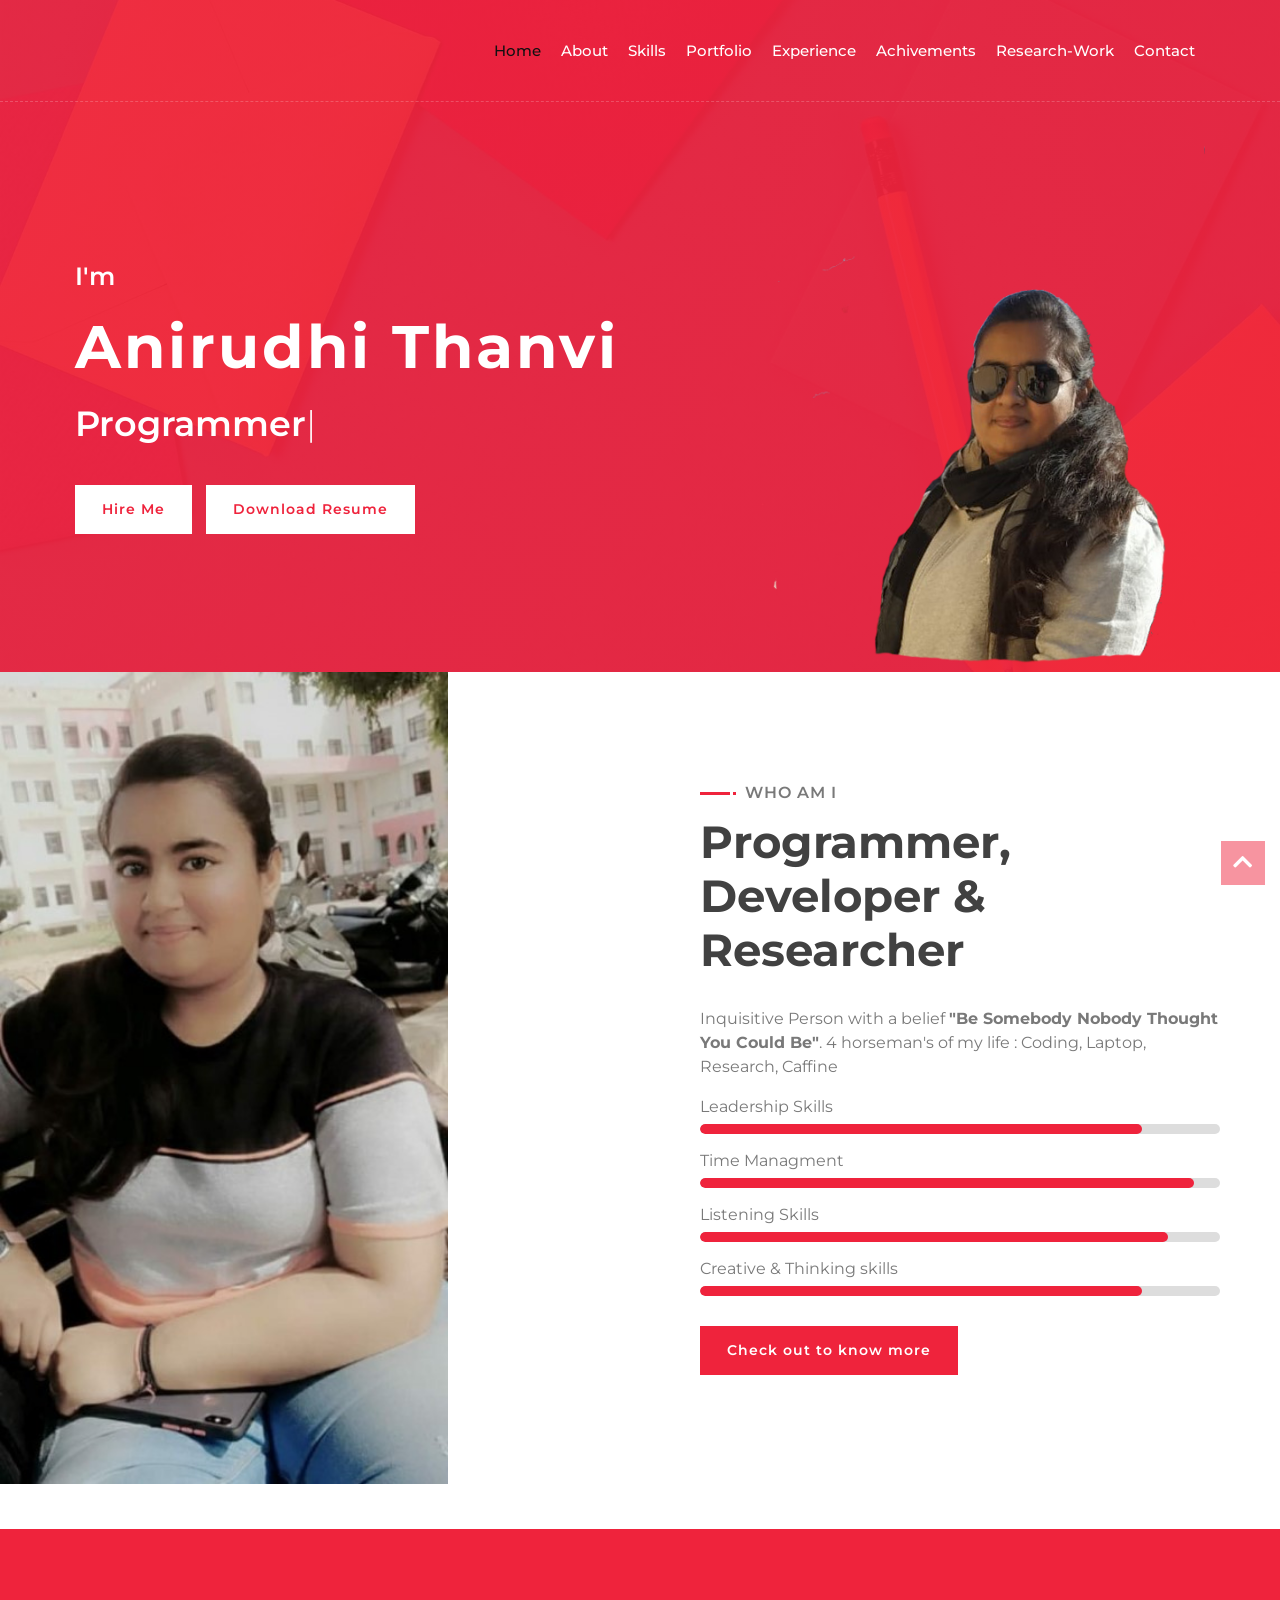
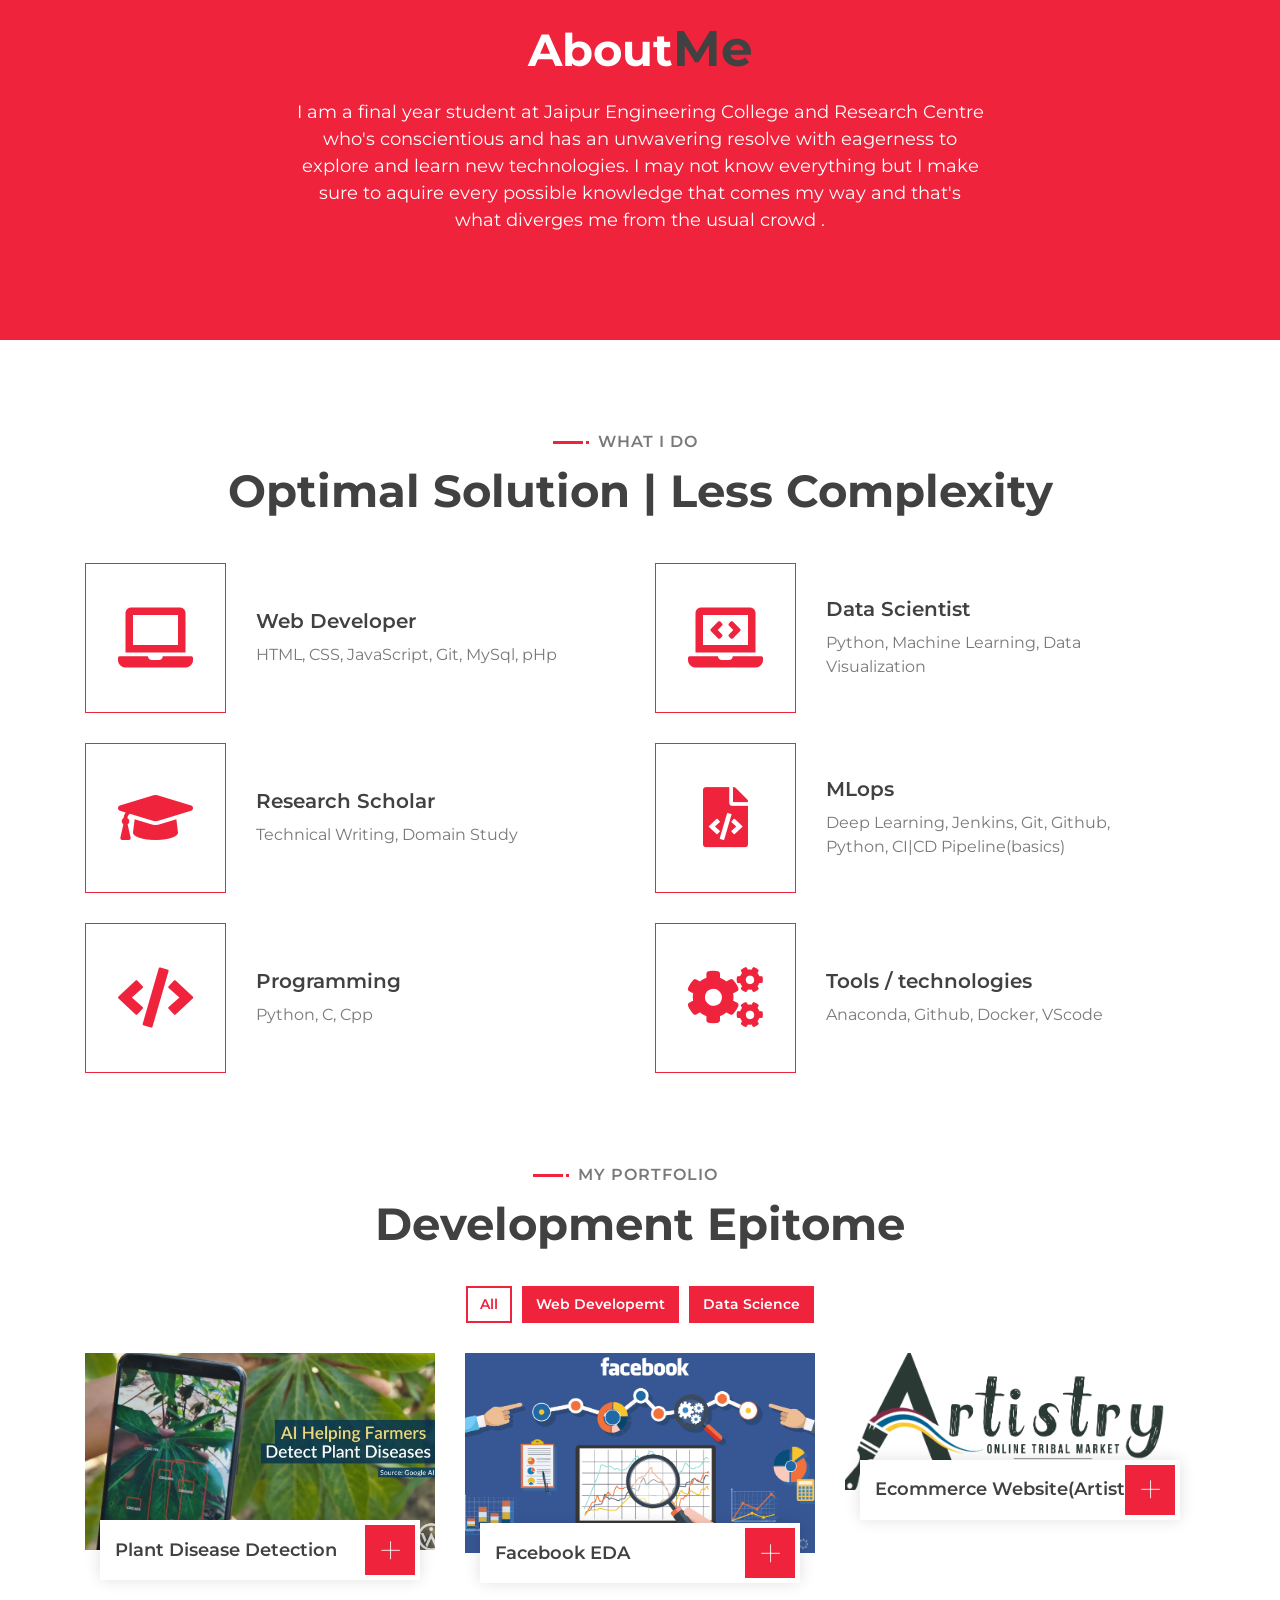
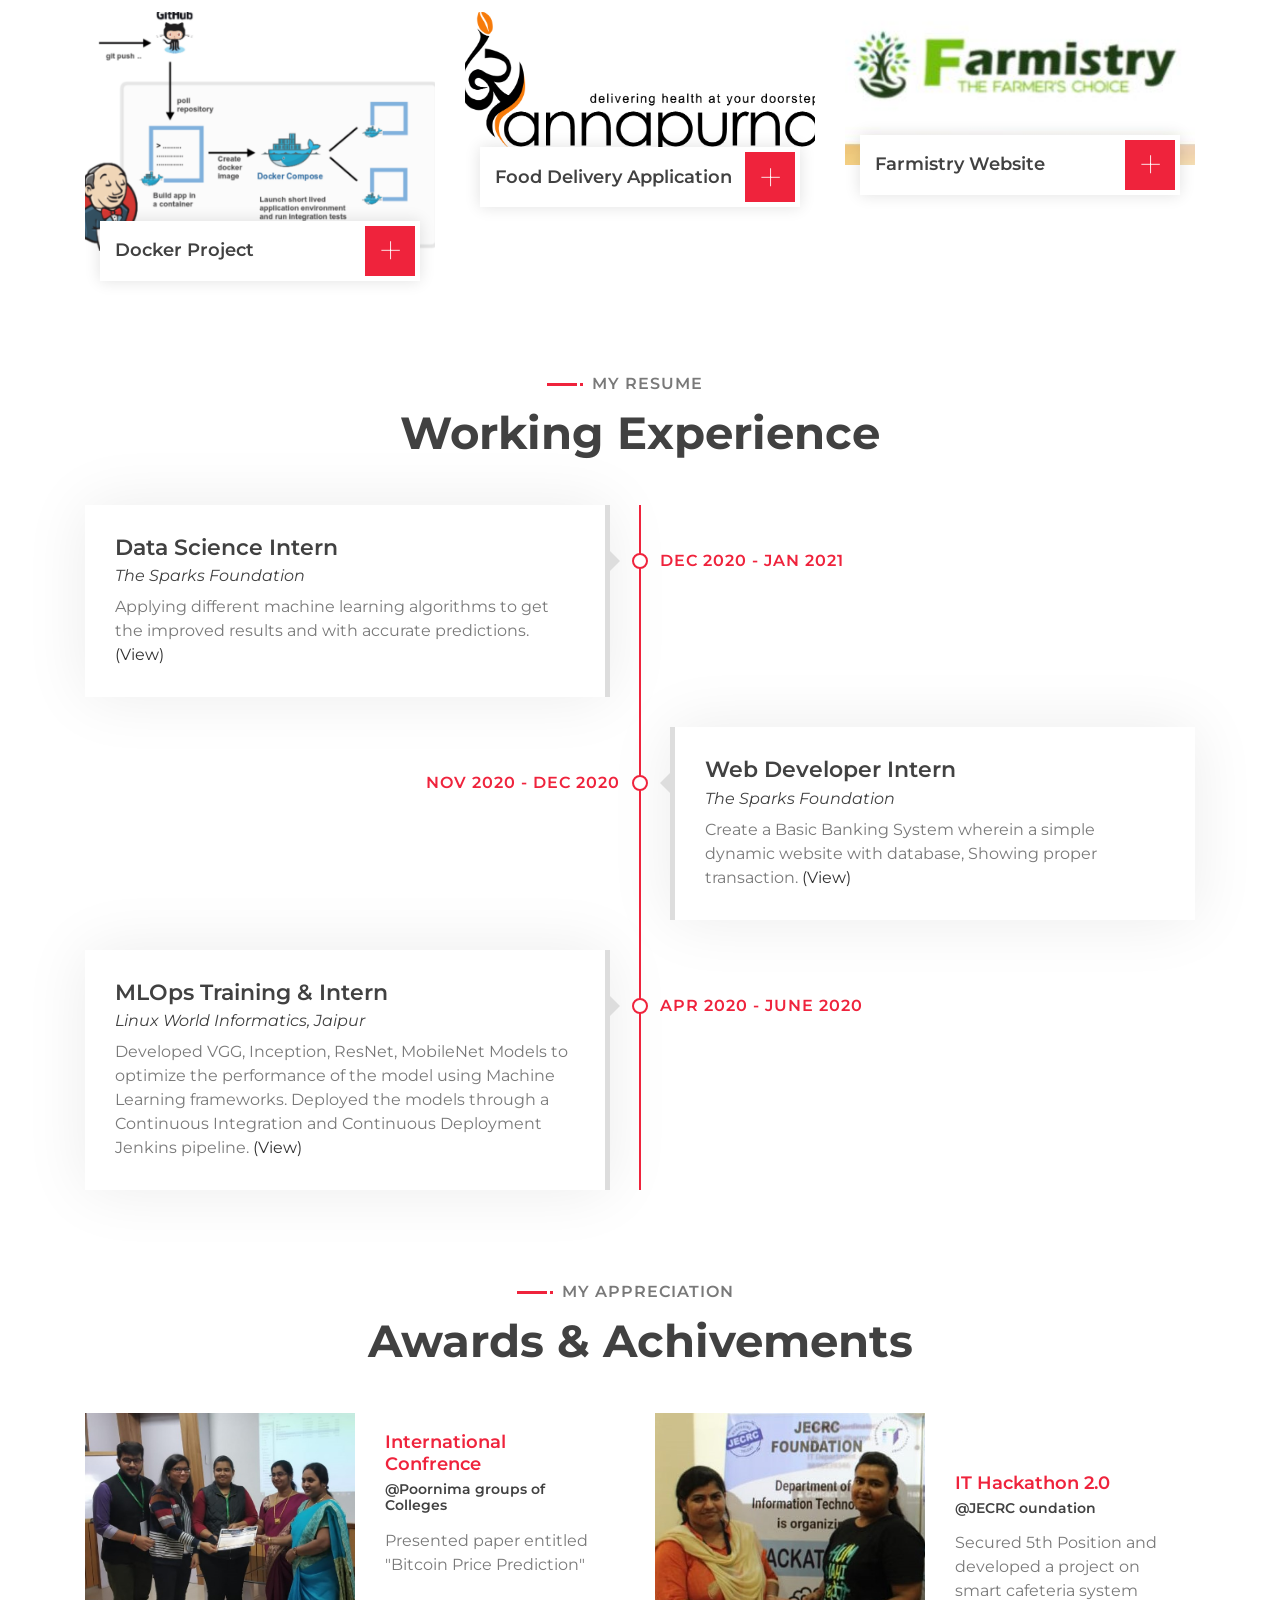
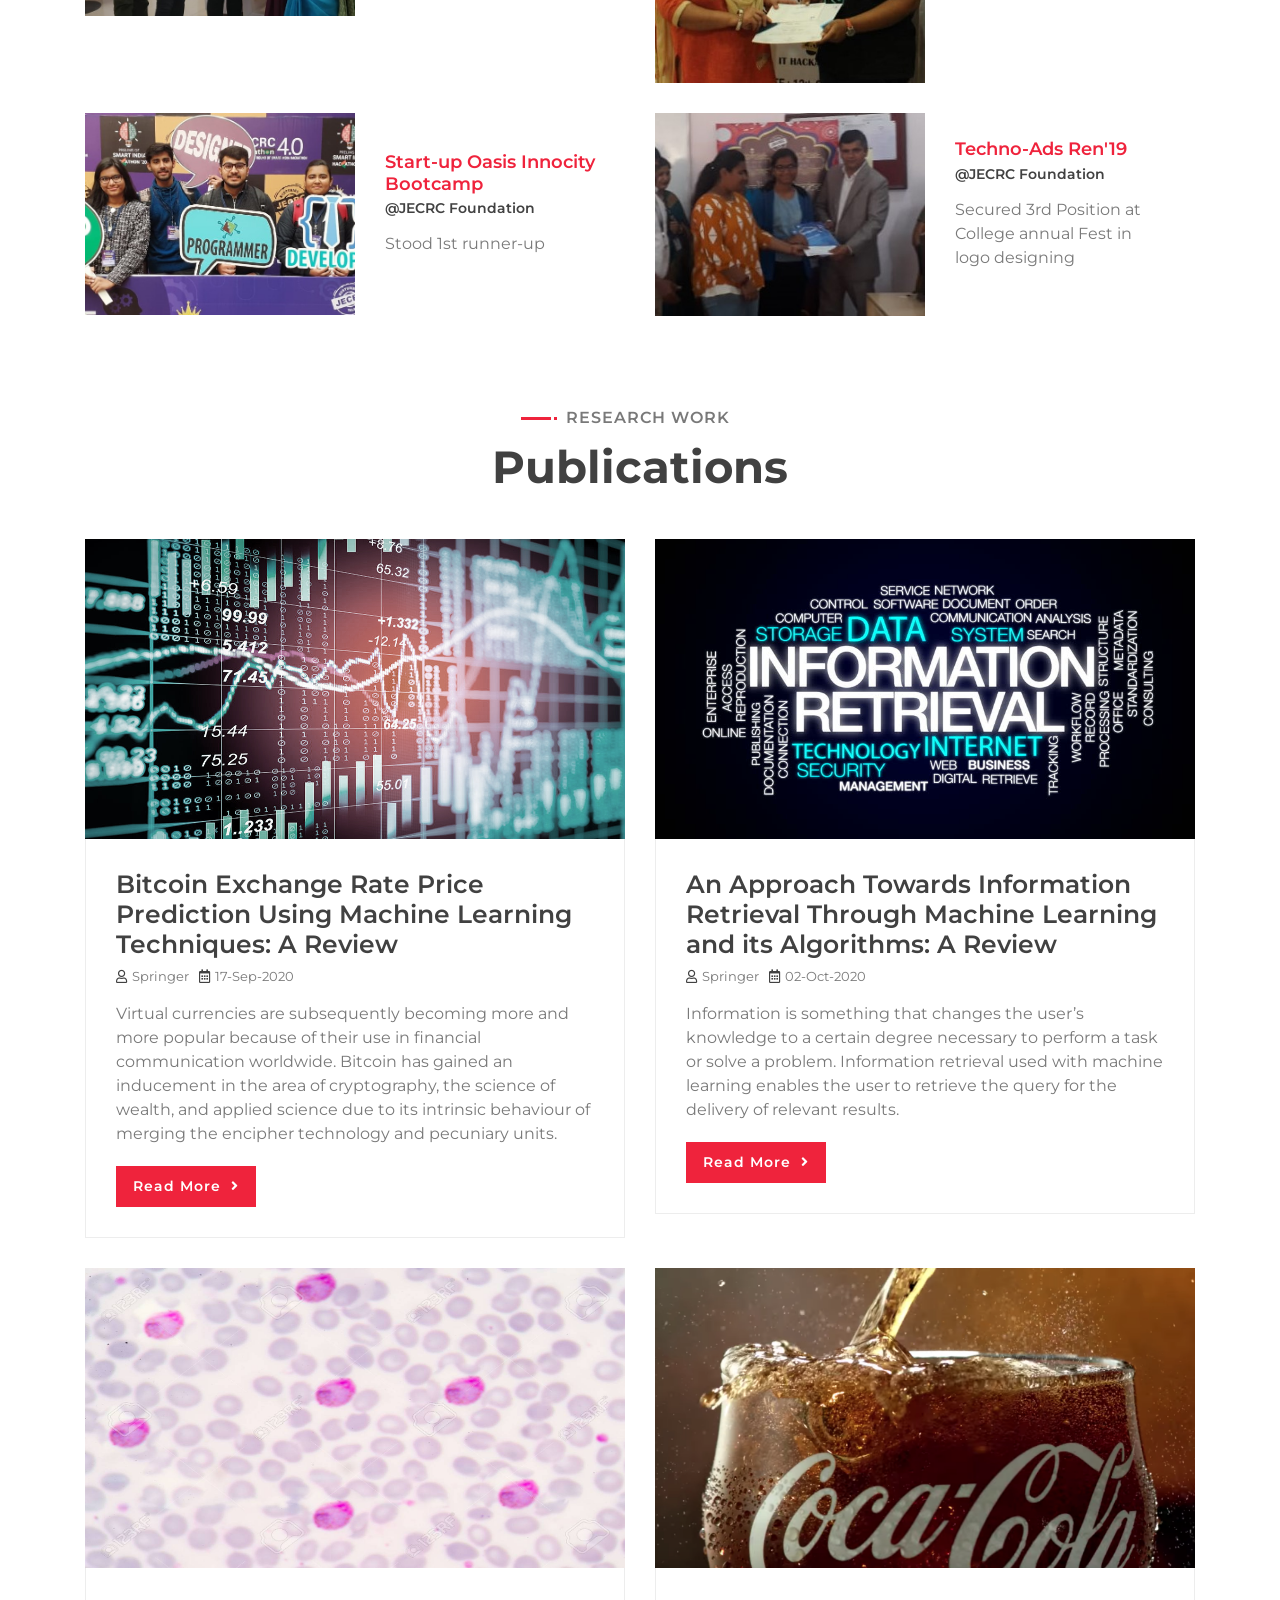
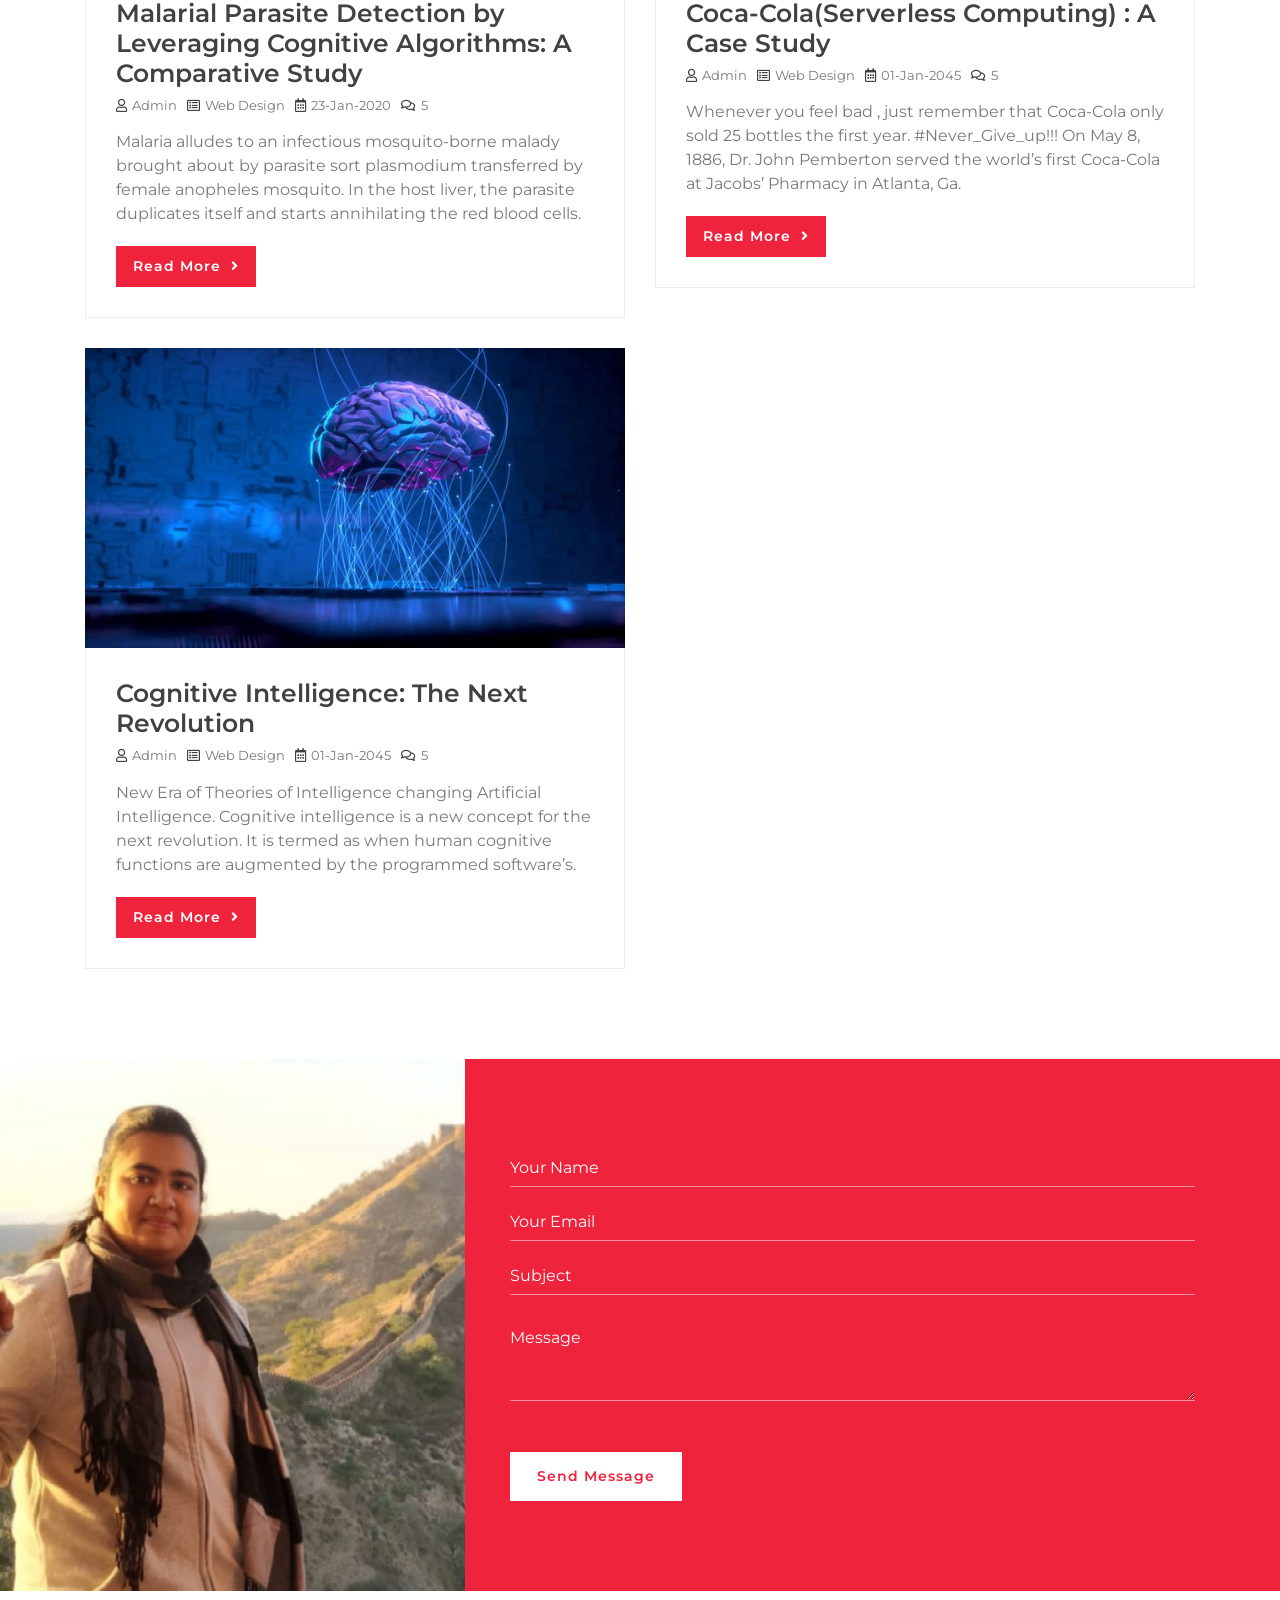
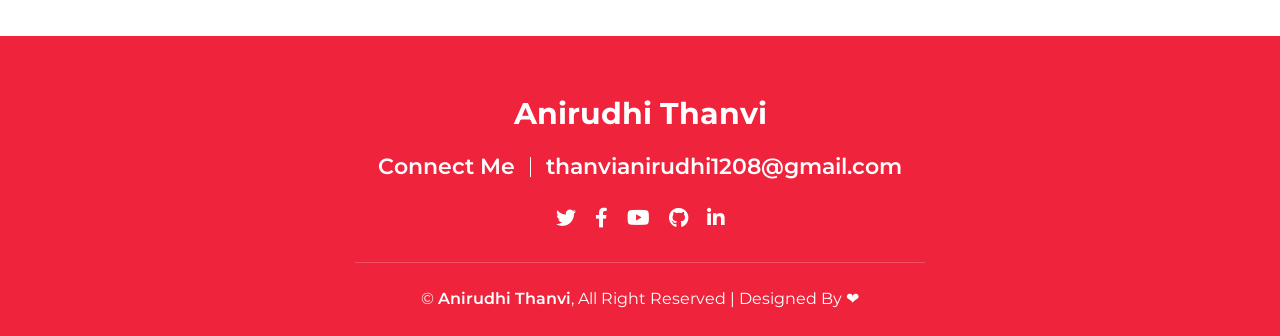
<file: app.html>
<!DOCTYPE html>
<html lang="en">
    <head>
        <meta charset="utf-8">
        <title>Anirudhi Thanvi</title>
        <meta content="width=device-width, initial-scale=1.0" name="viewport">
        <meta content="Anirudhi Thanvi" name="keywords">
        <meta content="Portfolio" name="description">

        <!-- Favicon -->
        <link href="img/favicon.ico" rel="icon">

        <!-- Google Font -->
        <link href="https://fonts.googleapis.com/css2?family=Montserrat:wght@300;400;500;600;700&display=swap" rel="stylesheet">

        <!-- CSS Libraries -->
        <link href="https://stackpath.bootstrapcdn.com/bootstrap/4.4.1/css/bootstrap.min.css" rel="stylesheet">
        <link href="https://cdnjs.cloudflare.com/ajax/libs/font-awesome/5.10.0/css/all.min.css" rel="stylesheet">
        <link href="lib/animate/animate.min.css" rel="stylesheet">
        <link href="lib/owlcarousel/assets/owl.carousel.min.css" rel="stylesheet">
        <link href="lib/lightbox/css/lightbox.min.css" rel="stylesheet">

        <link href="css/style.css" rel="stylesheet">
    </head>

    <body data-spy="scroll" data-target=".navbar" data-offset="51">
        <!-- Nav Bar Start -->
        <div class="navbar navbar-expand-lg bg-light navbar-light">
            <div class="container-fluid">
                <a href="index.html" class="navbar-brand"></a>
                <button type="button" class="navbar-toggler" data-toggle="collapse" data-target="#navbarCollapse">
                    <span class="navbar-toggler-icon"></span>
                </button>

                <div class="collapse navbar-collapse justify-content-between" id="navbarCollapse">
                    <div class="navbar-nav ml-auto">
                        <a href="#home" class="nav-item nav-link active">Home</a>
                        <a href="#about" class="nav-item nav-link">About</a>
                        <a href="#service" class="nav-item nav-link">Skills</a>
                        <a href="#portfolio" class="nav-item nav-link">Portfolio</a>
                        <a href="#experience" class="nav-item nav-link">Experience</a>
                        <a href="#team" class="nav-item nav-link">Achivements</a>
                        <a href="#blog" class="nav-item nav-link">Research-Work</a>
                        <a href="#contact" class="nav-item nav-link">Contact</a>
                    </div>
                </div>
            </div>
        </div>
        <!-- Nav Bar End -->


        <!-- Hero Start -->
        <div class="hero" id="home">
            <div class="container-fluid">
                <div class="row align-items-center">
                    <div class="col-sm-12 col-md-6">
                        <div class="hero-content">
                            <div class="hero-text">
                                <p>I'm</p>
                                <h1>Anirudhi Thanvi</h1>
                                <h2></h2>
                                <div class="typed-text">Programmer, Researcher, Web Designer, Front End Developer, Data Scientist</div>
                            </div>
                            <div class="hero-btn">
                                <a class="btn" href="#contact">Hire Me</a>
                                <a class="btn" href="https://drive.google.com/file/d/1pEp2eZxZybRhoH1GReg2Y3hESXrLmCiP/view?usp=sharing">Download Resume</a>
                            </div>
                        </div>
                    </div>
                    <div class="col-sm-12 col-md-6 d-none d-md-block">
                        <div class="hero-image">
                            <img src="img/portfolio-edit copy.png" alt="Hero Image">
                        </div>
                    </div>
                </div>
            </div>
        </div>
        <!-- Hero End -->


        <!-- About Start -->
        <div class="about wow fadeInUp" data-wow-delay="0.1s" id="about">
            <div class="container-fluid">
                <div class="row align-items-center">
                    <div class="col-lg-6">
                        <div class="about-img">
                            <img src="img/about.jpg" alt="Image">
                        </div>
                    </div>
                    <div class="col-lg-6">
                        <div class="about-content">
                            <div class="section-header text-left">
                                <p>WHO AM I</p>
                                <h2>Programmer, Developer & Researcher </h2>
                            </div>
                            <div class="about-text">
                                <p>
                                    Inquisitive Person with a belief <strong>"Be Somebody Nobody Thought You Could Be"</strong>.
                                     4 horseman's of my life : Coding, Laptop, Research, Caffine
                                </p>
                            </div>
                            <div class="skills">
                                <div class="skill-name">
                                    <p>Leadership Skills</p><p></p>
                                </div>
                                <div class="progress">
                                    <div class="progress-bar" role="progressbar" aria-valuenow="85" aria-valuemin="0" aria-valuemax="100"></div>
                                </div>
                                <div class="skill-name">
                                    <p>Time Managment</p><p></p>
                                </div>
                                <div class="progress">
                                    <div class="progress-bar" role="progressbar" aria-valuenow="95" aria-valuemin="0" aria-valuemax="100"></div>
                                </div>
                                <div class="skill-name">
                                    <p>Listening Skills</p><p></p>
                                </div>
                                <div class="progress">
                                    <div class="progress-bar" role="progressbar" aria-valuenow="90" aria-valuemin="0" aria-valuemax="100"></div>
                                </div>
                                <div class="skill-name">
                                    <p>Creative & Thinking skills</p><p></p>
                                </div>
                                <div class="progress">
                                    <div class="progress-bar" role="progressbar" aria-valuenow="85" aria-valuemin="0" aria-valuemax="100"></div>
                                </div>
                            </div>
                            <a class="btn" href="https://www.linkedin.com/in/anirudhithanvi/">Check out to know more</a>
                        </div>
                    </div>
                </div>
            </div>
        </div>
        <!-- About End -->
        <!-- Banner Start -->
        <div class="banner wow zoomIn" data-wow-delay="0.1s">
            <div class="container">
                <div class="section-header text-center">    
                    <h2>About<span>Me</span></h2>
                </div>
                <div class="container banner-text">
                    <p>
                        I am a final year student at Jaipur Engineering College and Research Centre who's conscientious and has an unwavering resolve with eagerness to explore and learn new technologies. 
                        I may not know everything but I make sure to aquire every possible knowledge that comes my way and that's what diverges me from the usual crowd .
                    </p>
                </div>
            </div>
        </div>
        <!-- Banner End -->
        
        <!-- Skills Start -->
        <div class="service" id="service">
            <div class="container">
                <div class="section-header text-center wow zoomIn" data-wow-delay="0.1s">
                    <p>What I do</p>
                    <h2>Optimal Solution | Less Complexity </h2>
                </div>
                <div class="row">
                    <div class="col-lg-6 wow fadeInUp" data-wow-delay="0.0s">
                        <div class="service-item">
                            <div class="service-icon">
                                <i class="fa fa-laptop"></i>
                            </div>
                            <div class="service-text">
                                <h3>Web Developer</h3>
                                <p>
                                    HTML, CSS, JavaScript, Git, MySql, pHp
                                </p>
                            </div>
                        </div>
                    </div>
                    <div class="col-lg-6 wow fadeInUp" data-wow-delay="0.2s">
                        <div class="service-item">
                            <div class="service-icon">
                                <i class="fa fa-laptop-code"></i>
                            </div>
                            <div class="service-text">
                                <h3>Data Scientist</h3>
                                <p>
                                    Python, Machine Learning, Data Visualization
                                </p>
                            </div>
                        </div>
                    </div>
                    <div class="col-lg-6 wow fadeInUp" data-wow-delay="0.4s">
                        <div class="service-item">
                            <div class="service-icon">
                                <i class="fa fa-graduation-cap"></i>
                            </div>
                            <div class="service-text">
                                <h3>Research Scholar</h3>
                                <p>
                                    Technical Writing, Domain Study
                                </p>
                            </div>
                        </div>
                    </div>
                    <div class="col-lg-6 wow fadeInUp" data-wow-delay="0.6s">
                        <div class="service-item">
                            <div class="service-icon">
                                <i class="fas fa-file-code"></i>
                            </div>
                            <div class="service-text">
                                <h3>MLops</h3>
                                <p>
                                    Deep Learning, Jenkins, Git, Github, Python, CI|CD Pipeline(basics)
                                </p>
                            </div>
                        </div>
                    </div>
                    <div class="col-lg-6 wow fadeInUp" data-wow-delay="0.6s">
                        <div class="service-item">
                            <div class="service-icon">
                                <i class="fa fa-code"></i>
                            </div>
                            <div class="service-text">
                                <h3>Programming</h3>
                                <p>
                                    Python, C, Cpp
                                </p>
                            </div>
                        </div>
                    </div>
                    <div class="col-lg-6 wow fadeInUp" data-wow-delay="0.6s">
                        <div class="service-item">
                            <div class="service-icon">
                                <i class="fas fa-cogs"></i>
                            </div>
                            <div class="service-text">
                                <h3>Tools / technologies</h3>
                                <p>
                                    Anaconda, Github, Docker, VScode
                                </p>
                            </div>
                        </div>
                    </div>

                </div>
                
            </div>
        </div>
        <!-- Service End -->
        
        
<!-- Portfolio Start -->
<div class="portfolio" id="portfolio">
    <div class="container">
        <div class="section-header text-center wow zoomIn" data-wow-delay="0.1s">
            <p>My Portfolio</p>
            <h2>Development Epitome</h2>
        </div>
        <div class="row">
            <div class="col-12">
                <ul id="portfolio-filter">
                    <li data-filter="*" class="filter-active">All</li>
                    <li data-filter=".filter-1">Web Developemt</li>
                    <li data-filter=".filter-2">Data Science</li>
                </ul>
            </div>
        </div>
        <div class="row portfolio-container">
            <div class="col-lg-4 col-md-6 col-sm-12 portfolio-item filter-2 wow fadeInUp" data-wow-delay="0.0s">
                <div class="portfolio-wrap">
                    <div class="portfolio-img">
                        <img src="img/portfolio-1.jpg" alt="Image" height="400"> 
                    </div>
                    <div class="portfolio-text">
                        <h3>Plant Disease Detection</h3>
                        <a class="btn" href="img/portfolio-1.jpg" data-lightbox="portfolio">+</a>
                    </div>
                </div>
            </div>
            <div class="col-lg-4 col-md-6 col-sm-12 portfolio-item filter-2 wow fadeInUp" data-wow-delay="0.2s">
                <div class="portfolio-wrap">
                    <div class="portfolio-img">
                        <img src="img/portfolio-2.jpg" alt="Image">
                    </div>
                    <div class="portfolio-text">
                        <h3>Facebook EDA</h3>
                        <a class="btn" href="https://jovian.ai/ani12thanvi/facebook-data-analysis">+</a>
                    </div>
                </div>
            </div>
            <div class="col-lg-4 col-md-6 col-sm-12 portfolio-item filter-1 wow fadeInUp" dat   a-wow-delay="0.4s">
                <div class="portfolio-wrap">
                    <div class="portfolio-img">
                        <img src="img/portfolio-6.jpg" alt="Image">
                    </div>
                    <div class="portfolio-text">
                        <h3>Ecommerce Website(Artistry)</h3>
                        <a class="btn" href="https://github.com/ani-thanvi/Artistery--The-Power-of-Arts">+</a>
                    </div>
                </div>
            </div>
            <div class="col-lg-4 col-md-6 col-sm-12 portfolio-item filter-2 wow fadeInUp" data-wow-delay="0.6s">
                <div class="portfolio-wrap">
                    <div class="portfolio-img">
                        <img src="img/portfolio-4.jpg" alt="Image">
                    </div>
                    <div class="portfolio-text">
                        <h3>Docker Project</h3>
                        <a class="btn" href="https://github.com/ani-thanvi/DockerProject">+</a>
                    </div>
                </div>
            </div>
            <div class="col-lg-4 col-md-6 col-sm-12 portfolio-item filter-1 wow fadeInUp" data-wow-delay="0.8s">
                <div class="portfolio-wrap">
                    <div class="portfolio-img">
                        <img src="img/portfolio-3.png" alt="Image">
                    </div>
                    <div class="portfolio-text">
                        <h3>Food Delivery Application</h3>
                        <a class="btn" href="https://github.com/ani-thanvi/Annapurna">+</a>
                    </div>
                </div>
            </div>
            <div class="col-lg-4 col-md-6 col-sm-12 portfolio-item filter-1 wow fadeInUp" data-wow-delay="1s">
                <div class="portfolio-wrap">
                    <div class="portfolio-img">
                        <img src="img/portfolio-5.jpg" alt="Image">
                    </div>
                    <div class="portfolio-text">
                        <h3>Farmistry Website</h3>
                        <a class="btn" href="https://github.com/ani-thanvi/Farmistry-WebApp">+</a>
                    </div>
                </div>
            </div>
        </div>
    </div>
</div>
<!-- Portfolio End -->


         <!-- Experience Start -->
        <div class="experience" id="experience">
            <div class="container">
                <header class="section-header text-center wow zoomIn" data-wow-delay="0.1s">
                    <p>My Resume</p>
                    <h2>Working Experience</h2>
                </header>
                <div class="timeline">
                    <div class="timeline-item left wow slideInLeft" data-wow-delay="0.1s">
                        <div class="timeline-text">
                            <div class="timeline-date">Dec 2020 - Jan 2021</div>
                            <h2>Data Science Intern</h2>
                            <h4>The Sparks Foundation</h4>
                            <p>
                                Applying different machine learning algorithms to get the improved results and with accurate predictions. <a href="https://www.youtube.com/watch?v=PcJTWJ_RcvQ"> (View)</a>
                            </p>
                        </div>
                    </div>
                    <div class="timeline-item right wow slideInRight" data-wow-delay="0.1s">
                        <div class="timeline-text">
                            <div class="timeline-date">Nov 2020 - Dec 2020</div>
                            <h2>Web Developer Intern</h2>
                            <h4>The Sparks Foundation</h4>
                            <p>
                                Create a Basic Banking System wherein a simple dynamic website with database, Showing proper transaction. <a href="https://www.youtube.com/watch?v=FmkN8bCu4pE"> (View)</a>
                            </p>
                        </div>
                    </div>
                    <div class="timeline-item left wow slideInLeft" data-wow-delay="0.1s">
                        <div class="timeline-text">
                            <div class="timeline-date">Apr 2020 - June 2020</div>
                            <h2>MLOps Training & Intern</h2>
                            <h4>Linux World Informatics, Jaipur</h4>
                            <p>
                                Developed VGG, Inception, ResNet, MobileNet Models to optimize the performance of the model using Machine Learning frameworks. Deployed the models through a Continuous Integration and Continuous Deployment Jenkins pipeline. <a href="https://ani12thanvi.medium.com/integration-of-github-jenkins-docker-3ed529cbf0c1"> (View)</a>
                            </p>
                        </div>
                    </div>
                    
                </div>
            </div>
        </div>
        <!-- Job Experience End -->
        
        
        <!-- Banner Start
        <div class="banner wow zoomIn" data-wow-delay="0.1s">
            <div class="container">
                <div class="section-header text-center">
                    <p>Reasonable Price</p>
                    <h2>Get A <span>Special</span> Price</h2>
                </div>
                <div class="container banner-text">
                    <p>
                        Lorem ipsum dolor sit amet, consectetur adipiscing elit. Phasellus nec pretium mi. Curabitur facilisis ornare velit non vulputate. 
                        Aliquam metus tortor, auctor id gravida condimentum, viverra quis sem. Curabitur non nisl nec nisi scelerisque maximus. 
                    </p>
                    <a class="btn">Pricing Plan</a>
                </div>
            </div>
        </div>
         Banner End -->


        <!-- Team Start -->
        <div class="team" id="team">
            <div class="container">
                <div class="section-header text-center wow zoomIn" data-wow-delay="0.1s">
                    <p>My Appreciation</p>
                    <h2>Awards & Achivements</h2>
                </div>
                <div class="row">
                    <div class="col-lg-6 wow fadeInUp" data-wow-delay="0.0s">
                        <div class="team-item">
                            <div class="team-img">
                                <img src="img/award1.jpeg" alt="Image">
                            </div>
                            <div class="team-text">
                                <h2>International Confrence</h2>
                                <h4>@Poornima groups of Colleges</h4>
                                <p>
                                    Presented paper entitled "Bitcoin Price Prediction"
                                </p>
                            </div>
                        </div>
                    </div>
                    <div class="col-lg-6 wow fadeInUp" data-wow-delay="0.2s">
                        <div class="team-item">
                            <div class="team-img">
                                <img src="img/award2.jpeg" alt="Image">
                            </div>
                            <div class="team-text">
                                <h2>IT Hackathon 2.0</h2>
                                <h4>@JECRC oundation</h4>
                                <p>
                                    Secured 5th Position and developed a project on smart cafeteria system
                                </p>
                            </div>
                        </div>
                    </div>
                    <div class="col-lg-6 wow fadeInUp" data-wow-delay="0.4s">
                        <div class="team-item">
                            <div class="team-img">
                                <img src="img/award4.jpeg" alt="Image">
                            </div>
                            <div class="team-text">
                                <h2>Start-up Oasis Innocity Bootcamp</h2>
                                <h4>@JECRC Foundation</h4>
                                <p>
                                    Stood 1st runner-up
                                </p>
                            </div>
                        </div>
                    </div>
                    <div class="col-lg-6 wow fadeInUp" data-wow-delay="0.6s">
                        <div class="team-item">
                            <div class="team-img">
                                <img src="img/award3.jpeg" alt="Image">
                            </div>
                            <div class="team-text">
                                <h2>Techno-Ads Ren'19</h2>
                                <h4>@JECRC Foundation</h4>
                                <p>
                                    Secured 3rd Position at College annual Fest in logo designing
                                </p>
                            </div>
                        </div>
                    </div>
                </div>
            </div>
        </div>
        <!-- Team End -->
    


        <!-- Blog Start -->
        <div class="blog" id="blog">
            <div class="container">
                <div class="section-header text-center wow zoomIn" data-wow-delay="0.1s">
                    <p>Research Work</p>
                    <h2>Publications </h2>
                </div>
                <div class="row">
                    <div class="col-lg-6">
                        <div class="blog-item wow fadeInUp" data-wow-delay="0.1s">
                            <div class="blog-img">
                                <img src="img/blog-1.jpg" height=300 alt="Blog">
                            </div>
                            <div class="blog-text">
                                <h2>Bitcoin Exchange Rate Price Prediction Using Machine Learning Techniques: A Review </h2>
                                <div class="blog-meta">
                                    <p><i class="far fa-user"></i>Springer</p>
                                    <p><i class="far fa-calendar-alt"></i>17-Sep-2020</p>
                                </div>
                                <p>
                                    Virtual currencies are subsequently becoming more and more popular because of their use in financial communication worldwide. Bitcoin has gained an inducement in the area of cryptography, the science of wealth, and applied science due to its intrinsic behaviour of merging the encipher technology and pecuniary units. 
                                </p>
                                <a class="btn" href="https://link.springer.com/chapter/10.1007/978-981-15-4936-6_69">Read More <i class="fa fa-angle-right"></i></a>
                            </div>
                        </div>
                    </div>
                    <div class="col-lg-6">
                        <div class="blog-item wow fadeInUp" data-wow-delay="0.3s">
                            <div class="blog-img">
                                <img src="img/blog-2.jpg" height=300 alt="Blog">
                            </div>
                            <div class="blog-text">
                                <h2>An Approach Towards Information Retrieval Through Machine Learning and its Algorithms: A Review</h2>
                                <div class="blog-meta">
                                    <p><i class="far fa-user"></i>Springer</p>

                                    <p><i class="far fa-calendar-alt"></i>02-Oct-2020</p>
   
                                </div>
                                <p>
                                    Information is something that changes the user’s knowledge to a certain degree necessary to perform a task or solve a problem. Information retrieval used with machine learning enables the user to retrieve the query for the delivery of relevant results. 
                                </p>
                                <a class="btn" href="https://link.springer.com/chapter/10.1007%2F978-981-15-6014-9_77">Read More <i class="fa fa-angle-right"></i></a>
                            </div>
                        </div>
                    </div>

                    <div class="col-lg-6">
                        <div class="blog-item wow fadeInUp" data-wow-delay="0.1s">
                            <div class="blog-img">
                                <img src="img/blog-3.jpg" height=300 alt="Blog">
                            </div>
                            <div class="blog-text">
                                <h2>Malarial Parasite Detection by Leveraging Cognitive Algorithms: A Comparative Study </h2>
                                <div class="blog-meta">
                                    <p><i class="far fa-user"></i>Admin</p>
                                    <p><i class="far fa-list-alt"></i>Web Design</p>
                                    <p><i class="far fa-calendar-alt"></i>23-Jan-2020</p>
                                    <p><i class="far fa-comments"></i>5</p>
                                </div>
                                <p>
                                    Malaria alludes to an infectious mosquito-borne malady brought about by parasite sort plasmodium transferred by female anopheles mosquito. In the host liver, the parasite duplicates itself and starts annihilating the red blood cells.
                                </p>
                                <a class="btn" href="https://link.springer.com/chapter/10.1007/978-981-15-9689-6_78">Read More <i class="fa fa-angle-right"></i></a>
                            </div>
                        </div>
                    </div>

                    <div class="col-lg-6">
                        <div class="blog-item wow fadeInUp" data-wow-delay="0.1s">
                            <div class="blog-img">
                                <img src="img/blog-4.png" height=300 alt="Blog">
                            </div>
                            <div class="blog-text">
                                <h2>Coca-Cola(Serverless Computing) : A Case Study </h2>
                                <div class="blog-meta">
                                    <p><i class="far fa-user"></i>Admin</p>
                                    <p><i class="far fa-list-alt"></i>Web Design</p>
                                    <p><i class="far fa-calendar-alt"></i>01-Jan-2045</p>
                                    <p><i class="far fa-comments"></i>5</p>
                                </div>
                                <p>
                                    Whenever you feel bad , just remember that Coca-Cola only sold 25 bottles the first year. #Never_Give_up!!!
                                    On May 8, 1886, Dr. John Pemberton served the world’s first Coca-Cola at Jacobs’ Pharmacy in Atlanta, Ga.
                                </p>
                                <a class="btn" href="https://ani12thanvi.medium.com/coca-cola-serverless-computing-a-case-study-f0fd56b0ffd9">Read More <i class="fa fa-angle-right"></i></a>
                            </div>
                        </div>
                    </div>

                    <div class="col-lg-6">
                        <div class="blog-item wow fadeInUp" data-wow-delay="0.1s">
                            <div class="blog-img">
                                <img src="img/blog-5.jpeg" alt="Blog" height=300>
                            </div>
                            <div class="blog-text">
                                <h2>Cognitive Intelligence: The Next Revolution</h2>
                                <div class="blog-meta">
                                    <p><i class="far fa-user"></i>Admin</p>
                                    <p><i class="far fa-list-alt"></i>Web Design</p>
                                    <p><i class="far fa-calendar-alt"></i>01-Jan-2045</p>
                                    <p><i class="far fa-comments"></i>5</p>
                                </div>
                                <p>
                                    New Era of Theories of Intelligence changing Artificial Intelligence.
                                    Cognitive intelligence is a new concept for the next revolution. It is termed as when human cognitive functions are augmented by the programmed software’s. 
                                 </p>
                                <a class="btn" href=" https://ani12thanvi.medium.com/cognitive-intelligence-the-next-revolution-ae7a54a30872 ">Read More <i class="fa fa-angle-right"></i></a>
                            </div>
                        </div>
                    </div>

                </div>
            </div>
        </div>
        <!-- Blog End -->


        <!-- Contact Start -->
        <div class="contact wow fadeInUp" data-wow-delay="0.1s" id="contact">
            <div class="container-fluid">
                <div class="container">
                    <div class="row align-items-center">
                        <div class="col-md-4"></div>
                        <div class="col-md-8">
                            <div class="contact-form">
                                <div id="success"></div>
                                <form name="sentMessage" id="contactForm" novalidate="novalidate">
                                    <div class="control-group">
                                        <input type="text" class="form-control" id="name" placeholder="Your Name" required="required" data-validation-required-message="Please enter your name" />
                                        <p class="help-block"></p>
                                    </div>
                                    <div class="control-group">
                                        <input type="email" class="form-control" id="email" placeholder="Your Email" required="required" data-validation-required-message="Please enter your email" />
                                        <p class="help-block"></p>
                                    </div>
                                    <div class="control-group">
                                        <input type="text" class="form-control" id="subject" placeholder="Subject" required="required" data-validation-required-message="Please enter a subject" />
                                        <p class="help-block"></p>
                                    </div>
                                    <div class="control-group">
                                        <textarea class="form-control" id="message" placeholder="Message" required="required" data-validation-required-message="Please enter your message"></textarea>
                                        <p class="help-block"></p>
                                    </div>
                                    <div>
                                        <button class="btn" type="submit" id="sendMessageButton">Send Message</button>
                                    </div>
                                </form>
                            </div>
                        </div>
                    </div>
                </div>
            </div>
</div>
        <!-- Contact End -->
        <!-- Footer Start -->
        <div class="footer wow fadeIn" data-wow-delay="0.3s">
            <div class="container-fluid">
                <div class="container">
                    <div class="footer-info">
                        <h2>Anirudhi Thanvi</h2>
                        <h3></h3>
                        <div class="footer-menu">
                            <p>Connect Me </p>
                            <p>thanvianirudhi1208@gmail.com</p>
                        </div>
                        <div class="footer-social">
                            <a href="https://twitter.com/AnirudhiThanvi"><i class="fab fa-twitter"></i></a>
                            <a href="https://www.facebook.com/anirudhithanvi/"><i class="fab fa-facebook-f"></i></a>
                            <a href="https://www.youtube.com/channel/UCOhmVya19SUKXgvIV7s__tQ"><i class="fab fa-youtube"></i></a>
                            <a href="https://github.com/ani-thanvi"><i class="fab fa-github"></i></a>
                            <a href=" https://www.linkedin.com/in/anirudhithanvi/ "><i class="fab fa-linkedin-in"></i></a>
                        </div>
                    </div>
                </div>
                <div class="container copyright">
                    <p>&copy; <a href="#">Anirudhi Thanvi</a>, All Right Reserved | Designed By &#10084; </p>
                </div>
            </div>
        </div>
        <!-- Footer End -->
        
        
        <!-- Back to top button -->
        <a href="#" class="btn back-to-top"><i class="fa fa-chevron-up"></i></a>
        
        
        <!-- Pre Loader -->
        <div id="loader" class="show">
            <div class="loader"></div>
        </div>

        
        <!-- JavaScript Libraries -->
        <script src="https://code.jquery.com/jquery-3.4.1.min.js"></script>
        <script src="https://stackpath.bootstrapcdn.com/bootstrap/4.4.1/js/bootstrap.bundle.min.js"></script>
        <script src="lib/easing/easing.min.js"></script>
        <script src="lib/wow/wow.min.js"></script>
        <script src="lib/waypoints/waypoints.min.js"></script>
        <script src="lib/typed/typed.min.js"></script>
        <script src="lib/owlcarousel/owl.carousel.min.js"></script>
        <script src="lib/isotope/isotope.pkgd.min.js"></script>
        <script src="lib/lightbox/js/lightbox.min.js"></script>
        
        <!-- Contact Javascript File -->
        <script src="mail/jqBootstrapValidation.min.js"></script>
        <script src="mail/contact.js"></script>

        <!-- Template Javascript -->
        <script src="js/main.js"></script>
    </body>
</html>
</file>
<file: css/style.css>
/*******************************/
/********* General CSS *********/
/*******************************/
body {
    color: #797979;
    background: #ffffff;
    font-family: 'Montserrat', sans-serif;
}

h1,
h2, 
h3, 
h4,
h5, 
h6 {
    color: #414141;
}

a {
    color: #313131;
    transition: .3s;
}

a:hover,
a:active,
a:focus {
    color: #EF233C;
    outline: none;
    text-decoration: none;
}

.btn:focus,
.form-control:focus {
    box-shadow: none;
}

.container-fluid {
    max-width: 1366px;
}

.btn {
    padding: 12px 25px;
    font-size: 14px;
    font-weight: 600;
    letter-spacing: 1px;
    color: #ffffff;
    background: #EF233C;
    border: 2px solid transparent;
    border-radius: 0;
    box-shadow: inset 0 0 0 50px #EF233C;
    transition: ease-out 0.3s;
    -webkit-transition: ease-out 0.3s;
    -moz-transition: ease-out 0.3s;
}

.btn:hover {
    color: #EF233C;
    background: transparent;
    box-shadow: inset 0 0 0 0 #EF233C;
    border-color: #EF233C;
}

#loader {
    position: fixed;
    top: 0;
    right: 0;
    bottom: 0;
    left: 0;
    display: flex;
    align-items: center;
    justify-content: center;
    background: #ffffff;
    opacity: 0;
    visibility: hidden;
    -webkit-transition: opacity .3s ease-out, visibility 0s linear .3s;
    -o-transition: opacity .3s ease-out, visibility 0s linear .3s;
    transition: opacity .3s ease-out, visibility 0s linear .3s;
    z-index: 999;
}

#loader.show {
    -webkit-transition: opacity .6s ease-out, visibility 0s linear 0s;
    -o-transition: opacity .6s ease-out, visibility 0s linear 0s;
    transition: opacity .6s ease-out, visibility 0s linear 0s;
    visibility: visible;
    opacity: 1;
}

#loader .loader {
    position: relative;
    width: 45px;
    height: 45px;
    border: 5px solid #dddddd;
    border-top: 5px solid #EF233C;
    border-radius: 50%;
    -webkit-animation: spin 2s linear infinite;
    animation: spin 2s linear infinite;
}

@-webkit-keyframes spin {
    0% { -webkit-transform: rotate(0deg); }
    100% { -webkit-transform: rotate(360deg); }
}

@keyframes spin {
    0% { transform: rotate(0deg); }
    100% { transform: rotate(360deg); }
}

.back-to-top {
    position: fixed;
    display: none;
    width: 44px;
    height: 44px;
    padding: 8px 0;
    text-align: center;
    line-height: 1;
    font-size: 22px;
    right: 15px;
    bottom: 15px;
    z-index: 9;
}

.back-to-top i {
    color: #ffffff;
}

.back-to-top:hover i {
    color: #414141;
}


/**********************************/
/*********** Nav Bar CSS **********/
/**********************************/
.navbar {
    position: relative;
    transition: .5s;
    z-index: 999;
}

.navbar.nav-sticky {
    position: fixed;
    top: 0;
    width: 100%;
    box-shadow: 0 2px 5px rgba(0, 0, 0, .3);
}

.navbar .navbar-brand {
    margin: 0;
    font-size: 45px;
    line-height: 0px;
    font-weight: 700;
    letter-spacing: 2px;
    transition: .5s;
    
}

.navbar .navbar-brand img {
    max-width: 100%;
    max-height: 40px;
}

.navbar .dropdown-menu {
    margin-top: 0;
    border: 0;
    border-radius: 0;
    background: #f8f9fa;
}

@media (min-width: 992px) {
    .navbar {
        position: absolute;
        width: 100%;
        padding: 30px 60px;
        background: transparent !important;
        border-bottom: 1px dashed rgba(256, 256, 256, .2);
        z-index: 9;
    }
    
    .navbar.nav-sticky {
        padding: 10px 60px;
        background: #ffffff !important;
    }
    
    .navbar .navbar-brand {
        color: #ffffff;
    }
    
    .navbar.nav-sticky .navbar-brand {
        color: #EF233C;
    }

    .navbar-light .navbar-nav .nav-link,
    .navbar-light .navbar-nav .nav-link:focus {
        padding: 10px 10px 8px 10px;
        color: #ffffff;
        font-size: 15px;
        font-weight: 500;
    }
    
    .navbar-light.nav-sticky .navbar-nav .nav-link,
    .navbar-light.nav-sticky .navbar-nav .nav-link:focus {
        color: #414141;
    }

    .navbar-light .navbar-nav .nav-link:hover,
    .navbar-light .navbar-nav .nav-link.active {
        color: #111111;
    }
    
    .navbar-light.nav-sticky .navbar-nav .nav-link:hover,
    .navbar-light.nav-sticky .navbar-nav .nav-link.active {
        color: #EF233C;
    }
}

@media (max-width: 991.98px) {   
    .navbar {
        padding: 15px;
        background: #ffffff !important;
    }
    
    .navbar .navbar-brand {
        color: #EF233C;
    }
    
    .navbar .navbar-nav {
        margin-top: 15px;
    }
    
    .navbar a.nav-link {
        padding: 5px;
    }
    
    .navbar .dropdown-menu {
        box-shadow: none;
    }
}


/*******************************/
/********** Hero CSS ***********/
/*******************************/
.hero {
    position: relative;
    width: 100%;
    margin-bottom: 45px;
    padding: 120px 0 0 0;
    overflow: hidden;
    background: linear-gradient(rgba(239, 35, 60, .95), rgba(239, 35, 60, .95)), url(../img/hero-bg.jpg);
    background-position: center;
    background-repeat: no-repeat;
    background-size: cover;
}

.hero .container-fluid {
    padding: 0;
}

.hero .hero-image {
    position: relative;
    text-align: right;
    padding-right: 75px;
}

.hero .hero-image img {
    max-width: 80%;
    max-height: 80%;
}

.hero .hero-content {
    position: relative;
    padding-left: 75px;
    display: flex;
    align-items: flex-start;
    justify-content: center;
    flex-direction: column;
}

.hero .hero-text p {
    color: #ffffff;
    font-size: 25px;
    font-weight: 600;
    margin-bottom: 15px;
}

.hero .hero-text h1 {
    color: #ffffff;
    font-size: 60px;
    font-weight: 700;
    letter-spacing: 3px;
    margin-bottom: 15px;
}

.hero .hero-text h2 {
    display: inline-block;
    margin: 0;
    height: 35px;
    color: #ffffff;
    font-size: 35px;
    font-weight: 600;
}

.hero .hero-text .typed-text {
    display: none;
}

.hero .hero-text .typed-cursor {
    font-size: 35px;
    font-weight: 300;
    color: #ffffff;
}

.hero .hero-btn .btn {
    margin-top: 35px;
    color: #EF233C;
    background: #ffffff;
    box-shadow: inset 0 0 0 50px #ffffff;
}

.hero .hero-btn .btn:hover {
    color: #ffffff;
    background: transparent;
    box-shadow: inset 0 0 0 0 #ffffff;
    border-color: #ffffff;
}

.hero .hero-btn .btn:first-child {
    margin-right: 10px;
}

@media (max-width: 991.98px) {
    .hero {
        padding-top: 60px;
    }
    
    .hero .hero-content {
        padding: 0 15px;
    }
    
    .hero .hero-text p {
        font-size: 20px;
    }
    
    .hero .hero-text h1 {
        font-size: 45px;
    }
    
    .hero .hero-text h2 {
        font-size: 25px;
        height: 25px;
    }
    
    .hero .hero-btn .btn {
        padding: 12px 30px;
        letter-spacing: 1px;
    }
}

@media (max-width: 767.98px) {
    .hero {
        padding-top: 60px;
        padding-bottom: 60px;
    }
    
    .hero,
    .hero .hero-text,
    .hero .hero-btn {
        width: 100%;
        text-align: center;
    }
    
    .hero .hero-text p {
        font-size: 18px;
    }
    
    .hero .hero-text h1 {
        font-size: 35px;
    }
    
    .hero .hero-text h2 {
        font-size: 22px;
        height: 22px;
    }
    
    .hero .hero-btn .btn {
        padding: 10px 15px;
        letter-spacing: 1px;
    }
}

@media (max-width: 575.98px) {
    .hero .hero-text p {
        font-size: 16px;
    }
    
    .hero .hero-text h1 {
        font-size: 30px;
    }
    
    .hero .hero-text h2 {
        font-size: 18px;
        height: 18px;
    }
    
    .hero .hero-btn .btn {
        padding: 8px 10px;
        letter-spacing: 0;
    }
}


/*******************************/
/******* Section Header ********/
/*******************************/
.section-header {
    position: relative;
    margin-bottom: 45px;
}

.section-header p {
    display: inline-block;
    margin: 0 30px;
    margin-bottom: 10px;
    padding-left: 15px;
    position: relative;
    font-size: 16px;
    font-weight: 600;
    letter-spacing: 1px;
    text-transform: uppercase;
    background: #ffffff;
}

.section-header p::before {
    position: absolute;
    content: "";
    height: 3px;
    top: 11px;
    right: 0;
    left: -30px;
    background: #EF233C;
    z-index: -1;
}

.section-header p::after {
    position: absolute;
    content: "";
    width: 3px;
    height: 3px;
    top: 11px;
    left: 3px;
    background: #EF233C;
    z-index: 1;
}

.section-header h2 {
    margin: 0;
    position: relative;
    font-size: 45px;
    font-weight: 700;
}

@media (max-width: 767.98px) {
    .section-header h2 {
        font-size: 30px;
    }
}


/*******************************/
/********** About CSS **********/
/*******************************/
.about {
    position: relative;
    width: 100%;
    margin: -45px 0 45px 0;
}

.about .col-lg-6 {
    padding: 0;
}

.about .section-header {
    margin-bottom: 30px;
}

.about .about-img {
    position: relative;
    height: 7   0%;
}

.about .about-img img {
    position: relative;
    width: 70%;
    height: 50%;
}

.about .about-content {
    padding: 0 60px;
}

.about .about-text p {
    font-size: 16px;
}

.about .skills {
    margin-bottom: 30px;
}

.about .skill-name {
    margin-top: 15px;
}

.about .skill-name p {
    display: inline-block;
    margin-bottom: 5px;
    font-size: 16px;
    font-weight: 400;
}

.about .skill-name p:last-child {
    float: right;
}

.about .progress {
    height: 10px;
    border-radius: 10px;
    background: #dddddd;
}

.about .progress .progress-bar {
    width: 0px;
    background: #EF233C;
    border-radius: 10px;
    transition: 2s;
}

.about .about-text a.btn {
    margin-top: 15px;
}

@media (max-width: 991.98px) {
    .about .about-content {
        padding: 45px 15px 0 15px;
    }
}


/*******************************/
/******* Experience CSS ********/
/*******************************/
.experience {
    position: relative;
    padding: 45px 0 15px 0;
}

.experience .timeline {
    position: relative;
    width: 100%;
}

.experience .timeline::after {
    content: '';
    position: absolute;
    width: 2px;
    background: #EF233C;
    top: 0;
    bottom: 0;
    left: 50%;
    margin-left: -1px;
}

.experience .timeline .timeline-item {
    position: relative;
    background: inherit;
    width: 50%;
    margin-bottom: 30px;
}

.experience .timeline .timeline-item.left {
    left: 0;
    padding-right: 30px;
}

.experience .timeline .timeline-item.right {
    left: 50%;
    padding-left: 30px;
}

.experience .timeline .timeline-item::after {
    content: '';
    position: absolute;
    width: 16px;
    height: 16px;
    top: 48px;
    right: -8px;
    background: #ffffff;
    border: 2px solid #EF233C;
    border-radius: 16px;
    z-index: 1;
}

.experience .timeline .timeline-item.right::after {
    left: -8px;
}

.experience .timeline .timeline-item::before {
  content: '';
  position: absolute;
  width: 0;
  height: 0;
  top: 46px;
  right: 10px;
  z-index: 1;
  border: 10px solid;
  border-color: transparent transparent transparent #dddddd;
}

.experience .timeline .timeline-item.right::before {
  left: 10px;
  border-color: transparent #dddddd transparent transparent;
}

.experience .timeline .timeline-date {
    position: absolute;
    width: 100%;
    top: 44px;
    font-size: 16px;
    font-weight: 600;
    color: #EF233C;
    text-transform: uppercase;
    letter-spacing: 1px;
    z-index: 1;
}

.experience .timeline .timeline-item.left .timeline-date {
    text-align: left;
    left: calc(100% + 55px);
}

.experience .timeline .timeline-item.right .timeline-date {
    text-align: right;
    right: calc(100% + 55px);
}

.experience .timeline .timeline-text {
    padding: 30px;
    background: #ffffff;
    position: relative;
    border-right: 5px solid #dddddd;
    box-shadow: 0 0 60px rgba(0, 0, 0, .08);
}

.experience .timeline .timeline-item.right .timeline-text {
    border-right: none;
    border-left: 5px solid #dddddd;
}

.experience .timeline .timeline-text h2 {
    margin: 0 0 5px 0;
    font-size: 22px;
    font-weight: 600;
}

.experience .timeline .timeline-text h4 {
    margin: 0 0 10px 0;
    font-size: 16px;
    font-style: italic;
    font-weight: 400;
}

.experience .timeline .timeline-text p {
    margin: 0;
    font-size: 16px;
}

@media (max-width: 767.98px) {
    .experience .timeline::after {
        left: 8px;
    }

    .experience .timeline .timeline-item {
        width: 100%;
        padding-left: 38px;
    }
    
    .experience .timeline .timeline-item.left {
        padding-right: 0;
    }
    
    .experience .timeline .timeline-item.right {
        left: 0%;
        padding-left: 38px;
    }

    .experience .timeline .timeline-item.left::after, 
    .experience .timeline .timeline-item.right::after {
        left: 0;
    }
    
    .experience .timeline .timeline-item.left::before,
    .experience .timeline .timeline-item.right::before {
        left: 18px;
        border-color: transparent #dddddd transparent transparent;
    }
    
    .experience .timeline .timeline-item.left .timeline-date,
    .experience .timeline .timeline-item.right .timeline-date {
        position: relative;
        top: 0;
        right: auto;
        left: 0;
        text-align: left;
        margin-bottom: 10px;
    }
    
    .experience .timeline .timeline-item.left .timeline-text,
    .experience .timeline .timeline-item.right .timeline-text {
        border-right: none;
        border-left: 5px solid #dddddd;
    }
}


/*******************************/
/********* Service CSS *********/
/*******************************/
.service {
    position: relative;
    width: 100%;
    padding: 45px 0 15px 0;
}

.service .service-item {
    position: relative;
    margin-bottom: 30px;
    display: flex;
    align-items: center;
    box-shadow: inset 0 0 0 0 transparent;
    transition: ease-out 0.5s;
}

.service .service-item:hover {
    box-shadow: inset 800px 0 0 0 #EF233C;
}

.service .service-icon {
    position: relative;
    width: 150px;
    min-height: 150px;
    display: flex;
    align-items: center;
    justify-content: center;
    border: 1px solid #EF233C;
    background: #ffffff;
}

.service .service-icon i {
    position: relative;
    font-size: 60px;
    color: #EF233C;
    transition: .3s;
}

.service .service-item:hover i {
    font-size: 75px;
}

.service .service-text {
    position: relative;
    width: calc(100% - 120px);
    padding: 0 30px;
}

.service .service-text h3 {
    margin-bottom: 10px;
    font-size: 20px;
    font-weight: 600;
    transition: 1s;
}

.service .service-text p {
    margin: 0;
    font-size: 16px;
    transition: 1s;
}

.service .service-item:hover .service-text h3,
.service .service-item:hover .service-text p {
    color: #ffffff;
}

@media (max-width: 575.98px) {
    .service .service-text h3 {
        font-size: 16px;
        margin-bottom: 5px;
    }
    
    .service .service-text p {
        font-size: 14px;
    }
}


/*******************************/
/******** Portfolio CSS ********/
/*******************************/
.portfolio {
    position: relative;
    padding: 45px 0 15px 0;
}

.portfolio #portfolio-filter {
    padding: 0;
    margin: -15px 0 25px 0;
    list-style: none;
    font-size: 0;
    text-align: center;
}

.portfolio #portfolio-filter li {
    cursor: pointer;
    display: inline-block;
    margin: 5px;
    padding: 6px 12px;
    font-size: 14px;
    font-weight: 600;
    color: #ffffff;
    background: #EF233C;
    border: 2px solid transparent;
    border-radius: 0;
    box-shadow: inset 0 0 0 50px #EF233C;
    transition: ease-out 0.3s;
    -webkit-transition: ease-out 0.3s;
    -moz-transition: ease-out 0.3s;
}

.portfolio #portfolio-filter li:hover,
.portfolio #portfolio-filter li.filter-active {
    color: #EF233C;
    background: transparent;
    box-shadow: inset 0 0 0 0 #EF233C;
    border-color: #EF233C;
}

.portfolio .portfolio-item {
    position: relative;
}

.portfolio .portfolio-wrap {
    position: relative;
    width: 100%;
}

.portfolio .portfolio-img {
    position: relative;
    overflow: hidden;
}

.portfolio .portfolio-img img {
    position: relative;
    width: 100%; 
    height: 100%; 
    object-fit: cover;
    transform: scale(1.1);
    transition: .5s;
}

.portfolio .portfolio-item:hover img {
    margin-left: 15px;
}

.portfolio .portfolio-text {
    position: relative;
    height: 60px;
    width: calc(100% - 30px);
    margin: -30px 15px 30px 15px;
    display: flex;
    align-items: center;
    background: #ffffff;
    box-shadow: 0 0 15px rgba(0, 0, 0, .12);
}

.portfolio .portfolio-text h3 {
    width: calc(100% - 70px);
    font-size: 18px;
    font-weight: 600;
    margin: 0 0 0 15px;
    white-space: nowrap;
    overflow: hidden;
}

.portfolio .portfolio-text a.btn {
    width: 50px;
    height: 50px;
    padding: 0 0 2px 1px;
    display: flex;
    align-items: center;
    justify-content: center;
    font-size: 45px;
    font-weight: 100;
}

.portfolio .portfolio-item:hover a.btn {
    color: #EF233C;
    background: transparent;
    box-shadow: inset 0 0 0 0 #EF233C;
    border-color: #EF233C;
}


/*******************************/
/********* Banner CSS **********/
/*******************************/
.banner {
    position: relative;
    width: 100%;
    margin: 45px 0;
    padding: 90px 0;
    background: #EF233C;
}

.banner .container {
    max-width: 750px;
    text-align: center;
}

.banner .section-header {
    margin-bottom: 20px;
}

.banner .section-header p {
    color: #414141;
    background: transparent;
}

.banner .section-header p::after {
    display: none;
}

.banner .section-header h2 {
    color: #ffffff;
}

.banner .section-header h2 span {
    color: #414141;
    font-size: 50px;
}

.banner .banner-text p {
    font-size: 18px;
    color: #ffffff;
}

.banner .banner-text .btn {
    margin-top: 15px;
    color: #EF233C;
    background: #ffffff;
    box-shadow: inset 0 0 0 50px #ffffff;
}

.banner .banner-text .btn:hover {
    color: #ffffff;
    background: transparent;
    box-shadow: inset 0 0 0 0 #ffffff;
    border-color: #ffffff;
}


/*******************************/
/********* Pricing CSS *********/
/*******************************/
.price {
    position: relative;
    width: 100%;
    padding: 45px 0 15px 0;
}

.price .row {
    padding: 0 15px;
}

.price .col-md-4 {
    padding: 0;
}

.price .price-item {
    position: relative;
    margin-bottom: 30px;
    background: #ffffff;
}

.price .featured-item {
    box-shadow: 0 0 30px rgba(0, 0, 0, .2);
    z-index: 1;
}

.price .price-header,
.price .price-body,
.price .price-footer {
    position: relative;
    text-align: center;
}

.price .price-header {
    padding: 45px 0 30px 0;
    color: #414141;
}

.price .price-item.featured-item .price-header {
    color: #EF233C;
}

.price .price-title h2 {
    font-size: 25px;
    font-weight: 400;
    text-transform: uppercase;
}

.price .price-prices h2 {
    font-size: 45px;
    font-weight: 700;
    margin-left: 10px;
}

.price .price-prices h2 small {
    position: absolute;
    font-size: 18px;
    font-weight: 400;
    margin-top: 9px;
    margin-left: -12px;
}

.price .price-prices h2 span {
    margin-left: 1px;
    font-size: 18px;
    font-weight: 400;
}

.price .price-item.featured-item h2 {
    color: #EF233C;
}

.price .price-body {
    padding: 0 0 20px 0;
}

.price .price-description ul {
    margin: 0;
    padding: 0;
    list-style: none;
}

.price .price-description ul li {
    padding: 0 0 20px 0;
}

.price .price-item .price-action {
    padding-bottom: 45px;
}

.price .price-item .price-action .btn {
    color: #ffffff;
    background: #414141;
    box-shadow: inset 0 0 0 50px #414141;
}

.price .price-item .price-action .btn:hover {
    color: #414141;
    background: transparent;
    box-shadow: inset 0 0 0 0 #414141;
    border-color: #414141;
}

.price .price-item.featured-item .price-action .btn {
    color: #ffffff;
    background: #EF233C;
    box-shadow: inset 0 0 0 50px #EF233C;
}

.price .price-item.featured-item .price-action .btn:hover {
    color: #EF233C;
    background: transparent;
    box-shadow: inset 0 0 0 0 #EF233C;
    border-color: #EF233C;
}


/*******************************/
/*********** Team CSS **********/
/*******************************/
.team {
    position: relative;
    width: 100%;
    padding: 45px 0 15px 0;
}

.team .team-item {
    position: relative;
    background: #ffffff;
    margin-bottom: 30px;
    display: flex;
    align-items: center;
    justify-content: flex-start;
    box-shadow: inset 0 0 0 0 transparent;
    transition: ease-out 0.5s;
}

.team .team-img {
    position: relative;
    width: 50%;
    overflow: hidden;
}

.team .team-img img {
    position: relative;
    width: 100%;
    transition: .5s;
}

.team .team-text {
    position: relative;
    width: 50%;
    padding: 0 30px;
}

.team .team-text h2 {
    color: #EF233C;
    font-size: 18px;
    font-weight: 600;
    margin-bottom: 5px;
    transition: 1s;
}

.team .team-text h4 {
    font-size: 14px;
    font-weight: 600;
    margin-bottom: 15px;
    transition: 1s;
}

.team .team-text p {
    margin-bottom: 20px;
    transition: 1s;
}

.team .team-social {
    position: relative;
    display: flex;
    align-items: center;
    justify-content: flex-start;
}

.team .team-social a.btn {
    width: 35px;
    height: 35px;
    padding: 0;
    display: flex;
    align-items: center;
    justify-content: center;
    font-size: 14px;
    font-weight: normal;
    margin-right: 5px;
}

.team .team-item:hover {
    box-shadow: inset 800px 0 0 0 #EF233C;
}

.team .team-item:hover .team-img img {
    transform: scale(1.2);
}

.team .team-item:hover .team-text h2,
.team .team-item:hover .team-text h4,
.team .team-item:hover .team-text p {
    color: #ffffff;
}

.team .team-item:hover .team-social a.btn {
    background: #ffffff;
}

.team .team-item:hover .team-social a.btn:hover {
    border-color: #ffffff;
}

@media(max-width: 575.98px) {
    .team .team-text {
        padding: 0 15px;
    }
    
    .team .team-text h2 {
        font-size: 16px;
        margin-bottom: 0;
    }

    .team .team-text h4 {
        margin-bottom: 5px;
    }

    .team .team-text p {
        font-size: 14px;
        line-height: 18px;
        margin-bottom: 10px;
    }
}


/*******************************/
/******* Testimonial CSS *******/
/*******************************/
.testimonial {
    position: relative;
    margin: 45px 0;
    padding: 90px 0;
    background: #EF233C;
}

.testimonial .container {
    max-width: 900px;
}

.testimonial .testimonial-icon {
    margin-bottom: 45px;
    text-align: center;
}

.testimonial .testimonial-icon i {
    font-size: 60px;
    color: rgba(256, 256, 256, .5);
}

.testimonial .testimonial-item {
    position: relative;
    margin: 0 15px;
    text-align: center;
}

.testimonial .testimonial-img {
    position: relative;
    margin-bottom: 15px;
    z-index: 1;
}

.testimonial .testimonial-item img {
    margin: 0 auto;
    width: 120px;
    padding: 10px;
    border: 5px dotted #ffffff;
    border-radius: 100px;
}

.testimonial .testimonial-text {
    position: relative;
    margin-top: -70px;
    padding: 65px 35px 30px 35px;
    text-align: center;
    background: #ffffff;
    border-radius: 500px;
}

.testimonial .testimonial-item p {
    font-size: 18px;
    font-style: italic;
}

.testimonial .testimonial-text h3 {
    color: #EF233C;
    font-size: 18px;
    font-weight: 600;
    margin-bottom: 10px;
}

.testimonial .testimonial-text h4 {
    color: #666666;
    font-size: 14px;
    margin-bottom: 0;
}

.testimonial .owl-dots {
    margin-top: 15px;
    text-align: center;
}

.testimonial .owl-dot {
    display: inline-block;
    margin: 0 5px;
    width: 12px;
    height: 12px;
    border-radius: 50%;
    background: rgba(256, 256, 256, .5);
}

.testimonial .owl-dot.active {
    background: #ffffff;
}


/*******************************/
/********* Contact CSS *********/
/*******************************/
.contact {
    position: relative;
    width: 100%;
    margin: 45px 0;
    background: #EF233C;
}

.contact .container-fluid {
    background: url(../img/contact.jpeg) left center no-repeat;
    background-size: contain;
}

.contact .contact-form {
    position: relative;
    padding: 90px 0 90px 45px;
    background: #EF233C;
}

.contact .contact-form input {
    color: #ffffff;
    padding: 15px 0;
    background: none;
    border-radius: 0;
    border: none;
    border-bottom: 1px solid rgba(256, 256, 256, .5);
}

.contact .contact-form textarea {
    color: #ffffff;
    height: 90px;
    padding: 15px 0;
    background: none;
    border-radius: 0;
    border: none;
    border-bottom: 1px solid rgba(256, 256, 256, .5);
}

.contact .contact-form .form-control::placeholder {
    color: #ffffff;
    opacity: 1;
}

.contact .contact-form .form-control:-ms-input-placeholder,
.contact .contact-form .form-control::-ms-input-placeholder {
    color: #ffffff;
}

.contact .contact-form .btn {
    margin-top: 35px;
    color: #EF233C;
    background: #ffffff;
    box-shadow: inset 0 0 0 50px #ffffff;
}

.contact .contact-form .btn:hover {
    color: #ffffff;
    background: transparent;
    box-shadow: inset 0 0 0 0 #ffffff;
    border-color: #ffffff;
}

.contact .help-block ul {
    margin: 0;
    padding: 0;
    list-style-type: none;
    font-size: 14px;
    font-style: italic;
    color: #ffffff;
}

@media (max-width: 767.98px) {
    .contact .container-fluid {
        background: none;
    }
    
    .contact .contact-form {
        padding: 90px 0;
    }
}


/*******************************/
/*********** Blog CSS **********/
/*******************************/
.blog {
    position: relative;
    width: 100%;
    padding: 45px 0 15px 0;
}

.blog .blog-item {
    position: relative;
    margin-bottom: 30px;
}

.blog .blog-img {
    position: relative;
    width: 100%;
    overflow: hidden;
}

.blog .blog-img img {
    width: 100%;
    transition: .5s;
}

.blog .blog-item:hover img {
    transform: scale(1.1);
}

.blog .blog-text {
    position: relative;
    padding: 30px;
    border-right: 1px solid rgba(0, 0, 0, .07);
    border-bottom: 1px solid rgba(0, 0, 0, .07);
    border-left: 1px solid rgba(0, 0, 0, .07);
}

.blog .blog-text h2 {
    font-size: 25px;
    font-weight: 600;
}

.blog .blog-text p {
    margin-bottom: 10px;
}

.blog .blog-item a.btn {
    margin-top: 10px;
    padding: 8px 15px;
}

.blog .blog-item a.btn i {
    margin-left: 5px;
}

.blog .blog-meta {
    position: relative;
    display: flex;
    margin-bottom: 15px;
}

.blog .blog-meta p {
    margin: 0 10px 0 0;
    font-size: 13px;
}

.blog .blog-meta i {
    color: #414141;
    margin-right: 5px;
}

.blog .blog-meta p:last-child {
    margin: 0;
}


/*******************************/
/********* Footer CSS **********/
/*******************************/
.footer {
    position: relative;
    margin-top: 45px;
    background: #EF233C;
}

.footer .container-fluid {
    padding: 60px 0 0 0;
}

.footer .footer-info {
    position: relative;
    width: 100%;
    text-align: center;
}

.footer .footer-info h2 {
    margin-bottom: 20px;
    font-size: 30px;
    font-weight: 700;
    color: #ffffff;
}

.footer .footer-info h3 {
    margin-bottom: 25px;
    font-size: 22px;
    font-weight: 600;
    color: #ffffff;
}

.footer .footer-menu {
    width: 100%;
    display: flex;
    justify-content: center;
}

.footer .footer-menu p {
    color: #ffffff;
    font-size: 22px;
    font-weight: 600;
    line-height: 20px;
    padding: 0 15px;
    border-right: 1px solid #ffffff;
}

.footer .footer-menu p:last-child {
    border: none;
}

.footer .footer-social {
    position: relative;
    margin-top: 15px;
}

.footer .footer-social a {
    display: inline-block;
}

.footer .footer-social a i {
    margin-right: 15px;
    font-size: 20px;
    color: #ffffff;
    transition: .3s;
}

.footer .footer-social a:last-child i {
    margin: 0;
}

.footer .footer-social a:hover i {
    color: #414141;
}

.footer .copyright {
    position: relative;
    text-align: center;
    margin-top: 30px;
    padding-top: 25px;
    padding-bottom: 25px;
}

.footer .copyright::before {
    position: absolute;
    content: "";
    width: 50%;
    height: 1px;
    top: 0;
    left: 25%;
    background: rgba(256, 256, 256, .2);
}

.footer .copyright p {
    margin: 0;
    color: #ffffff;
}

.footer .copyright .col-md-6:last-child p {
    text-align: right;
}

.footer .copyright p a {
    color: #ffffff;
    font-weight: 600;
}

.footer .copyright p a:hover {
    color: #414141;
}

@media (max-width: 575.98px) {
    .footer .footer-info h2 {
        margin-bottom: 20px;
        font-size: 20px;
        font-weight: 600;
    }

    .footer .footer-info h3 {
        margin-bottom: 20px;
        font-size: 16px;
    }

    .footer .footer-menu p {
        font-size: 16px;
        line-height: 16px;
        padding: 0 5px;
    }
}
</file>
